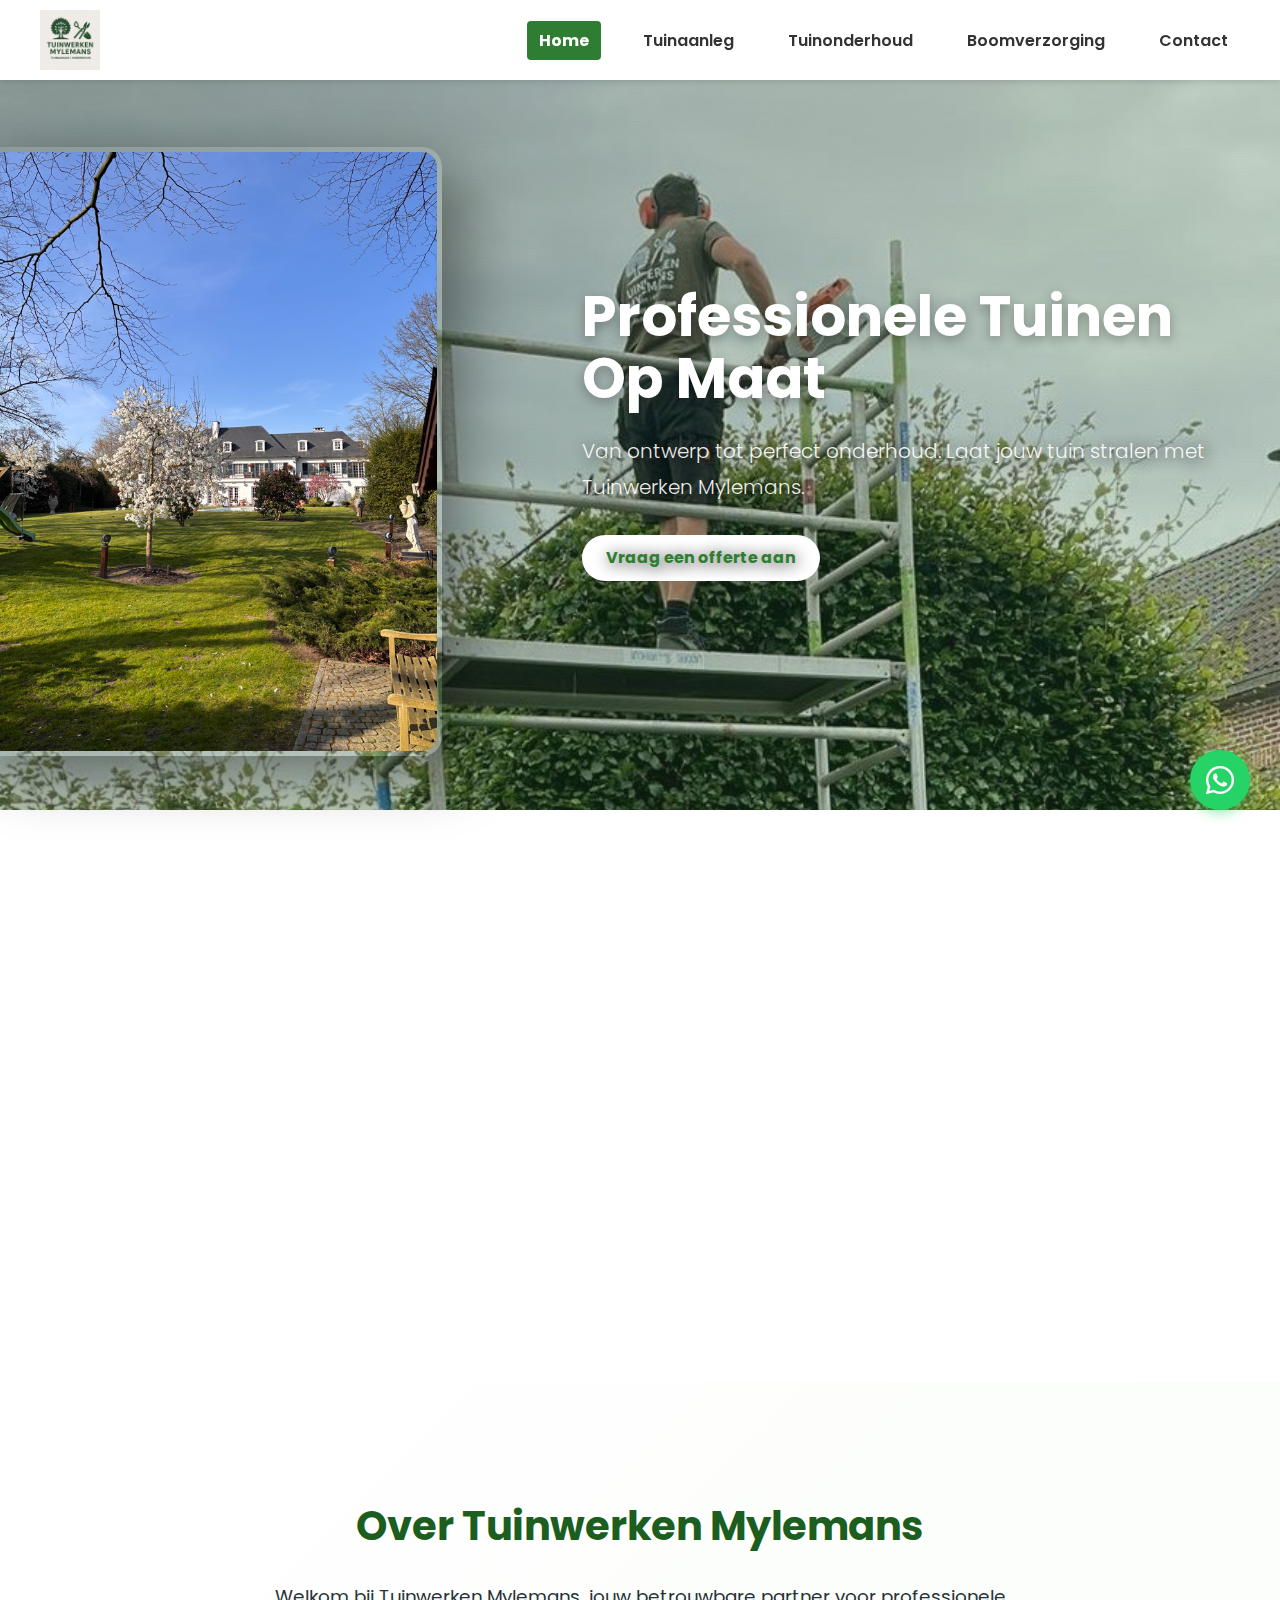
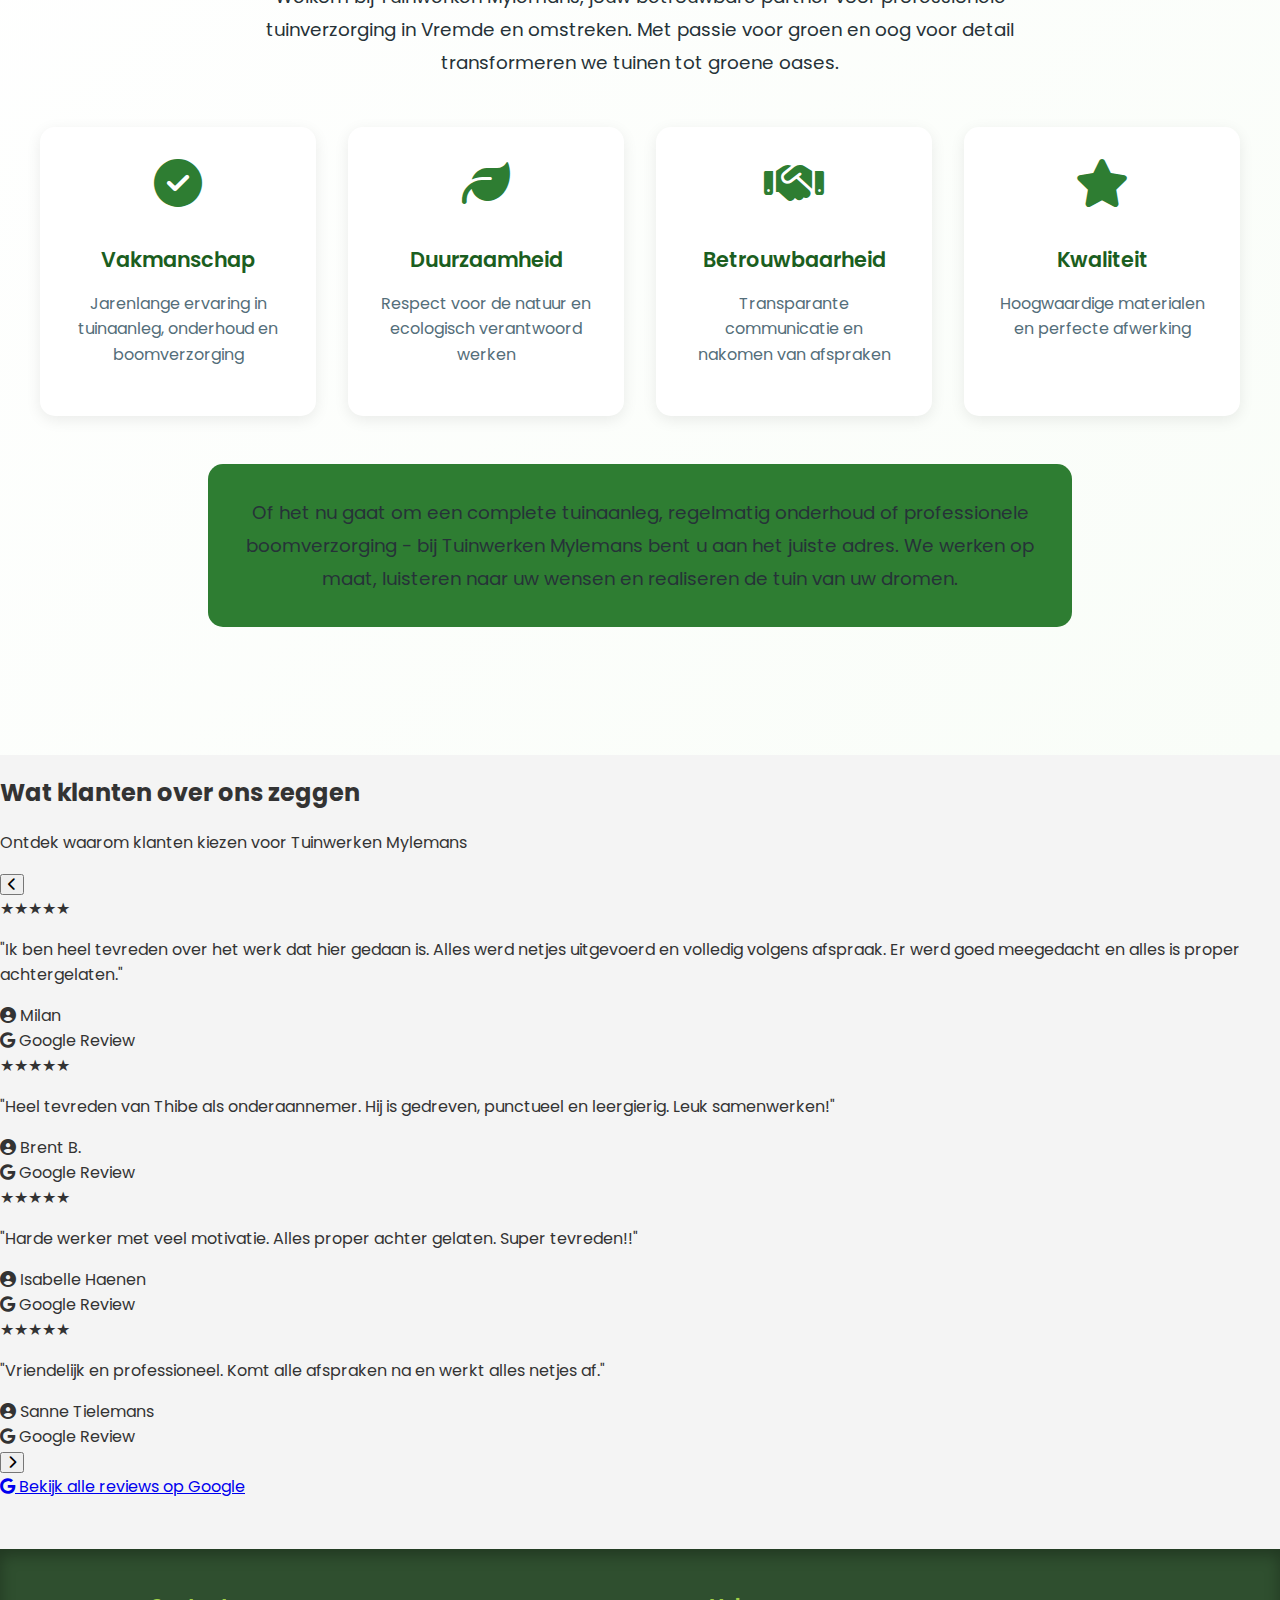
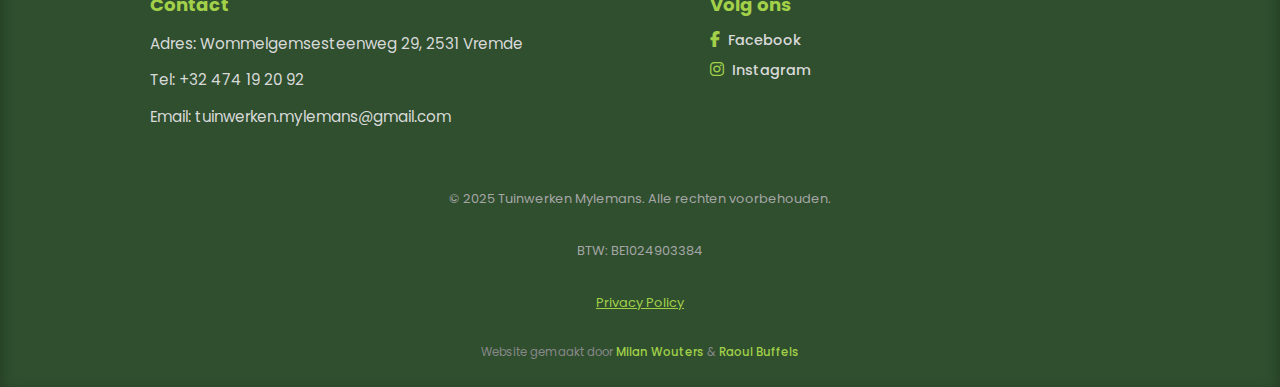
<file: index.html>
<!DOCTYPE html>
<html lang="nl">

<head>
    <meta charset="UTF-8" />
    <meta name="viewport" content="width=device-width, initial-scale=1.0" />

    <!-- SEO Meta Tags -->
    <title>Tuinwerken Mylemans | Tuinaanleg, Onderhoud & Boomverzorging Vremde</title>
    <meta name="description"
        content="Tuinwerken Mylemans uit Vremde biedt professionele tuinaanleg, tuinonderhoud en boomverzorging in de regio Antwerpen. Vraag een vrijblijvende offerte aan!">
    <meta name="keywords"
        content="tuinaanleg, tuinonderhoud, boomverzorging, boomwerken, snoeien, hovenier, Vremde, Boechout, Antwerpen, tuinwerken, gazon, haag scheren">
    <meta name="author" content="Tuinwerken Mylemans">
    <meta name="robots" content="index, follow">

    <!-- Google Site Verification -->
    <meta name="google-site-verification" content="ejG20nU1MnpsWAwPMANIuZfoScorD5uYU2liiviA9pQ">

    <!-- Canonical URL -->
    <link rel="canonical" href="https://tuinwerkenmylemans.be/">

    <!-- Open Graph / Facebook -->
    <meta property="og:type" content="website">
    <meta property="og:url" content="https://tuinwerkenmylemans.be/">
    <meta property="og:title" content="Tuinwerken Mylemans | Professionele Tuinverzorging">
    <meta property="og:description"
        content="Van tuinaanleg tot boomverzorging. Vakmanschap met passie voor groen in de regio Antwerpen.">
    <meta property="og:image" content="https://tuinwerkenmylemans.be/fotos/bannerhome.jpg">
    <meta property="og:locale" content="nl_BE">

    <!-- Twitter Card -->
    <meta name="twitter:card" content="summary_large_image">
    <meta name="twitter:title" content="Tuinwerken Mylemans | Professionele Tuinverzorging">
    <meta name="twitter:description" content="Van tuinaanleg tot boomverzorging. Vakmanschap met passie voor groen.">
    <meta name="twitter:image" content="https://tuinwerkenmylemans.be/fotos/bannerhome.jpg">

    <!-- Geo Tags -->
    <meta name="geo.region" content="BE-VAN">
    <meta name="geo.placename" content="Vremde">
    <meta name="geo.position" content="51.177850;4.523232">
    <meta name="ICBM" content="51.177850, 4.523232">

    <!-- Fonts & Styles -->
    <link href="https://fonts.googleapis.com/css2?family=Poppins:wght@300;500;700&display=swap" rel="stylesheet">
    <link rel="icon" href="fotos/favicon.ico" sizes="any">
    <link rel="apple-touch-icon" href="fotos/favicon.ico">
    <link rel="stylesheet" href="css/samen.css">
    <link rel="stylesheet" href="css/style.css" />
    <link rel="stylesheet" href="https://cdnjs.cloudflare.com/ajax/libs/font-awesome/6.5.0/css/all.min.css">

    <!-- Structured Data - Local Business -->
    <script type="application/ld+json">
    {
        "@context": "https://schema.org",
        "@type": "LocalBusiness",
        "name": "Tuinwerken Mylemans",
        "description": "Professionele tuinaanleg, tuinonderhoud en boomverzorging in de regio Antwerpen.",
        "url": "https://tuinwerkenmylemans.be",
        "telephone": "+32474192092",
        "email": "tuinwerken.mylemans@gmail.com",
        "address": {
            "@type": "PostalAddress",
            "streetAddress": "Wommelgemsesteenweg 29",
            "addressLocality": "Vremde",
            "postalCode": "2531",
            "addressCountry": "BE"
        },
        "geo": {
            "@type": "GeoCoordinates",
            "latitude": 51.177850,
            "longitude": 4.523232
        },
        "image": "https://tuinwerkenmylemans.be/fotos/logo.jpg",
        "priceRange": "$$",
        "areaServed": ["Vremde", "Boechout", "Mortsel", "Edegem", "Kontich", "Lint", "Hove", "Antwerpen"],
        "serviceType": ["Tuinaanleg", "Tuinonderhoud", "Boomverzorging", "Boomwerken", "Snoeien", "Gazonaanleg"],
        "sameAs": [
            "https://www.facebook.com/tuinwerkenmylemans",
            "https://www.instagram.com/tuinwerken_mylemans"
        ]
    }
    </script>

</head>

<body>

    <a href="#main-content" class="skip-to-content">Ga naar hoofdinhoud</a>

    <div class="nav-overlay"></div>
    <nav class="navbar">
        <a href="index.html" class="logo-link">
            <img src="fotos/logo.jpg" alt="Tuinwerken Mylemans logo" class="logo-img" />
        </a>
        <div class="hamburger">
            <span></span>
            <span></span>
            <span></span>
        </div>
        <ul class="nav-links">
            <li><a href="index.html" class="active">Home</a></li>
            <li><a href="tuinaanleg.html">Tuinaanleg</a></li>
            <li><a href="tuinonderhoud.html">Tuinonderhoud</a></li>
            <li><a href="boomwerken.html">Boomverzorging</a></li>
            <li><a href="contact.html">Contact</a></li>
        </ul>
    </nav>
    <script src="javascript/navbar.js"></script>

    <main id="main-content">
    <header class="hero">
        <div class="hero-content">
            <div class="hero-image">
                <img src="fotos/bannerhome.jpg" alt="Mooie tuin" />
            </div>
            <div class="hero-text">
                <h2>Professionele tuinen op maat</h2>
                <p>Van ontwerp tot perfect onderhoud. Laat jouw tuin stralen met Tuinwerken Mylemans.</p>
                <a href="contact.html" class="btn">Vraag een offerte aan</a>
            </div>
        </div>
    </header>

    <section class="features">
        <div class="feature-card fade-in">
            <img src="fotos/aanleg2.jpg" alt="Boomwerken" class="feature-img" loading="lazy" />

            <h3>Tuinaanleg</h3>
            <p>Van natuurlijk tot klassiek. Wij leggen tuinen aan volgens jouw wensen.</p>
            <a href="tuinaanleg.html" class="read-more">Lees meer →</a>
        </div>
        <div class="feature-card fade-in delay-1">
            <img src="fotos/onderhoud5.jpg" alt="Boomwerken" class="feature-img" loading="lazy" />

            <h3>Tuinonderhoud</h3>
            <p>Altijd een verzorgde tuin dankzij professioneel onderhoud op maat.</p>
            <a href="tuinonderhoud.html" class="read-more">Lees meer →</a>
        </div>
        <div class="feature-card fade-in delay-2">
            <img src="fotos/vellen.jpg" alt="Boomwerken" class="feature-img" loading="lazy" />
            <h3>Boomwerken</h3>
            <p>Veilige snoei en verwijdering van bomen met oog voor mens en natuur.</p>
            <a href="boomwerken.html" class="read-more">Lees meer →</a>
        </div>
    </section>

    <!-- About Us Section -->
    <section class="about-section">
        <div class="about-container">
            <div class="about-content">
                <h2>Over Tuinwerken Mylemans</h2>
                <p>Welkom bij Tuinwerken Mylemans, jouw betrouwbare partner voor professionele tuinverzorging in Vremde en omstreken. Met passie voor groen en oog voor detail transformeren we tuinen tot groene oases.</p>
                
                <div class="about-values">
                    <div class="value-item">
                        <i class="fas fa-check-circle"></i>
                        <h3>Vakmanschap</h3>
                        <p>Jarenlange ervaring in tuinaanleg, onderhoud en boomverzorging</p>
                    </div>
                    <div class="value-item">
                        <i class="fas fa-leaf"></i>
                        <h3>Duurzaamheid</h3>
                        <p>Respect voor de natuur en ecologisch verantwoord werken</p>
                    </div>
                    <div class="value-item">
                        <i class="fas fa-handshake"></i>
                        <h3>Betrouwbaarheid</h3>
                        <p>Transparante communicatie en nakomen van afspraken</p>
                    </div>
                    <div class="value-item">
                        <i class="fas fa-star"></i>
                        <h3>Kwaliteit</h3>
                        <p>Hoogwaardige materialen en perfecte afwerking</p>
                    </div>
                </div>
                
                <p class="about-cta">Of het nu gaat om een complete tuinaanleg, regelmatig onderhoud of professionele boomverzorging - bij Tuinwerken Mylemans bent u aan het juiste adres. We werken op maat, luisteren naar uw wensen en realiseren de tuin van uw dromen.</p>
            </div>
        </div>
    </section>

    <!-- Google Reviews Carousel Section -->
    <section class="google-reviews">
        <div class="section-header">
            <h2>Wat klanten over ons zeggen</h2>
            <p>Ontdek waarom klanten kiezen voor Tuinwerken Mylemans</p>
        </div>

        <div class="reviews-carousel">
            <button class="carousel-btn prev-btn" aria-label="Vorige review">
                <i class="fas fa-chevron-left"></i>
            </button>

            <div class="reviews-slider">
                <!-- Review 1 - Mxlan -->
                <div class="review-card active">
                    <div class="review-stars">★★★★★</div>
                    <p class="review-text">"Ik ben heel tevreden over het werk dat hier gedaan is. Alles werd netjes
                        uitgevoerd en volledig volgens afspraak. Er werd goed meegedacht en alles is proper
                        achtergelaten."</p>
                    <div class="review-author">
                        <i class="fas fa-user-circle"></i>
                        <span>Milan</span>
                    </div>
                    <div class="review-source">
                        <i class="fab fa-google"></i> Google Review
                    </div>
                </div>

                <!-- Review 2 - Brent B -->
                <div class="review-card">
                    <div class="review-stars">★★★★★</div>
                    <p class="review-text">"Heel tevreden van Thibe als onderaannemer. Hij is gedreven, punctueel en
                        leergierig. Leuk samenwerken!"</p>
                    <div class="review-author">
                        <i class="fas fa-user-circle"></i>
                        <span>Brent B.</span>
                    </div>
                    <div class="review-source">
                        <i class="fab fa-google"></i> Google Review
                    </div>
                </div>

                <!-- Review 3 - Isabelle Haenen -->
                <div class="review-card">
                    <div class="review-stars">★★★★★</div>
                    <p class="review-text">"Harde werker met veel motivatie. Alles proper achter gelaten. Super
                        tevreden!!"</p>
                    <div class="review-author">
                        <i class="fas fa-user-circle"></i>
                        <span>Isabelle Haenen</span>
                    </div>
                    <div class="review-source">
                        <i class="fab fa-google"></i> Google Review
                    </div>
                </div>

                <!-- Review 4 - Sanne Tielemans -->
                <div class="review-card">
                    <div class="review-stars">★★★★★</div>
                    <p class="review-text">"Vriendelijk en professioneel. Komt alle afspraken na en werkt alles netjes
                        af."</p>
                    <div class="review-author">
                        <i class="fas fa-user-circle"></i>
                        <span>Sanne Tielemans</span>
                    </div>
                    <div class="review-source">
                        <i class="fab fa-google"></i> Google Review
                    </div>
                </div>
            </div>

            <button class="carousel-btn next-btn" aria-label="Volgende review">
                <i class="fas fa-chevron-right"></i>
            </button>
        </div>

        <div class="carousel-dots"></div>

        <a href="https://www.google.com/search?q=Tuinwerken+Mylemans+Vremde" target="_blank" rel="noopener noreferrer"
            class="btn-google-reviews">
            <i class="fab fa-google"></i>
            Bekijk alle reviews op Google
        </a>
    </section>

    <script>
        // Reviews Carousel
        document.addEventListener('DOMContentLoaded', function () {
            const cards = document.querySelectorAll('.review-card');
            const prevBtn = document.querySelector('.prev-btn');
            const nextBtn = document.querySelector('.next-btn');
            const dotsContainer = document.querySelector('.carousel-dots');
            let currentIndex = 0;

            // Create dots
            cards.forEach((_, index) => {
                const dot = document.createElement('span');
                dot.classList.add('dot');
                if (index === 0) dot.classList.add('active');
                dot.addEventListener('click', () => goToSlide(index));
                dotsContainer.appendChild(dot);
            });

            const dots = document.querySelectorAll('.dot');

            function updateCarousel() {
                cards.forEach((card, index) => {
                    card.classList.remove('active', 'prev', 'next');
                    if (index === currentIndex) {
                        card.classList.add('active');
                    }
                });
                dots.forEach((dot, index) => {
                    dot.classList.toggle('active', index === currentIndex);
                });
            }

            function goToSlide(index) {
                currentIndex = index;
                updateCarousel();
            }

            function nextSlide() {
                currentIndex = (currentIndex + 1) % cards.length;
                updateCarousel();
            }

            function prevSlide() {
                currentIndex = (currentIndex - 1 + cards.length) % cards.length;
                updateCarousel();
            }

            nextBtn.addEventListener('click', nextSlide);
            prevBtn.addEventListener('click', prevSlide);

            // Auto-play
            setInterval(nextSlide, 5000);
        });
    </script>

    </main>

    <footer class="footer">
        <div class="footer-container">
            <div class="footer-contact">
                <h3>Contact</h3>
                <p>Adres: Wommelgemsesteenweg 29, 2531 Vremde</p>
                <p>Tel: <a href="tel:+32474192092">+32 474 19 20 92</a></p>
                <p>Email: <a href="mailto:tuinwerken.mylemans@gmail.com">tuinwerken.mylemans@gmail.com</a></p>
            </div>

            <div class="footer-social">
                <h3>Volg ons</h3>
                <ul class="social-list">
                    <li><a href="https://www.facebook.com/tuinwerkenmylemans" target="_blank" rel="noopener"><i
                                class="fab fa-facebook-f"></i> Facebook</a></li>
                    <li><a href="https://www.instagram.com/tuinwerken_mylemans?igsh=MTN3aXM4MW90YzNicg=="
                            target="_blank" rel="noopener"><i class="fab fa-instagram"></i> Instagram</a></li>
                </ul>
            </div>
        </div>

        <div class="footer-bottom">
            <p>&copy; 2025 Tuinwerken Mylemans. Alle rechten voorbehouden.</p>
            <p>BTW: BE1024903384</p>
            <p><a href="privacy.html" style="color: #a2d149; text-decoration: underline;">Privacy Policy</a></p>
            <p class="website-credits">Website gemaakt door <a href="https://milanwouters.be" target="_blank"
                    rel="noopener">Milan Wouters</a> & <a href="https://raoulbuffels.be" target="_blank"
                    rel="noopener">Raoul Buffels</a></p>
        </div>
    </footer>

    <!-- Cookie Consent Banner -->
    <div class="cookie-consent" id="cookieConsent">
        <div class="cookie-consent-content">
            <p>Wij gebruiken cookies om uw ervaring op onze website te verbeteren. Door verder te gaan, gaat u akkoord met ons gebruik van cookies. <a href="privacy.html">Lees meer</a></p>
        </div>
        <div class="cookie-consent-buttons">
            <button class="cookie-btn cookie-accept" onclick="acceptCookies()">Accepteren</button>
            <button class="cookie-btn cookie-decline" onclick="declineCookies()">Weigeren</button>
        </div>
    </div>

    <!-- WhatsApp Floating Button -->
    <a href="https://wa.me/32474192092?text=Hallo%2C%20ik%20heb%20een%20vraag%20over%20jullie%20tuinwerken%20diensten" 
       class="whatsapp-float" 
       target="_blank" 
       rel="noopener noreferrer"
       aria-label="Contact via WhatsApp">
        <i class="fab fa-whatsapp"></i>
    </a>

    <!-- Back to Top Button -->
    <button class="back-to-top" aria-label="Terug naar boven">
        <i class="fas fa-arrow-up"></i>
    </button>

    <script>
        // Back to Top Button
        const backToTopBtn = document.querySelector('.back-to-top');
        
        window.addEventListener('scroll', () => {
            if (window.pageYOffset > 300) {
                backToTopBtn.classList.add('visible');
            } else {
                backToTopBtn.classList.remove('visible');
            }
        });
        
        backToTopBtn.addEventListener('click', () => {
            window.scrollTo({
                top: 0,
                behavior: 'smooth'
            });
        });

        // Cookie Consent
        function acceptCookies() {
            localStorage.setItem('cookieConsent', 'accepted');
            document.getElementById('cookieConsent').classList.remove('show');
        }

        function declineCookies() {
            localStorage.setItem('cookieConsent', 'declined');
            document.getElementById('cookieConsent').classList.remove('show');
        }

        // Check if user has already made a choice
        window.addEventListener('DOMContentLoaded', () => {
            const consent = localStorage.getItem('cookieConsent');
            if (!consent) {
                setTimeout(() => {
                    document.getElementById('cookieConsent').classList.add('show');
                }, 1000);
            }
        });
    </script>

    <script src="javascript/common.js"></script>

</body>

</html>
</file>
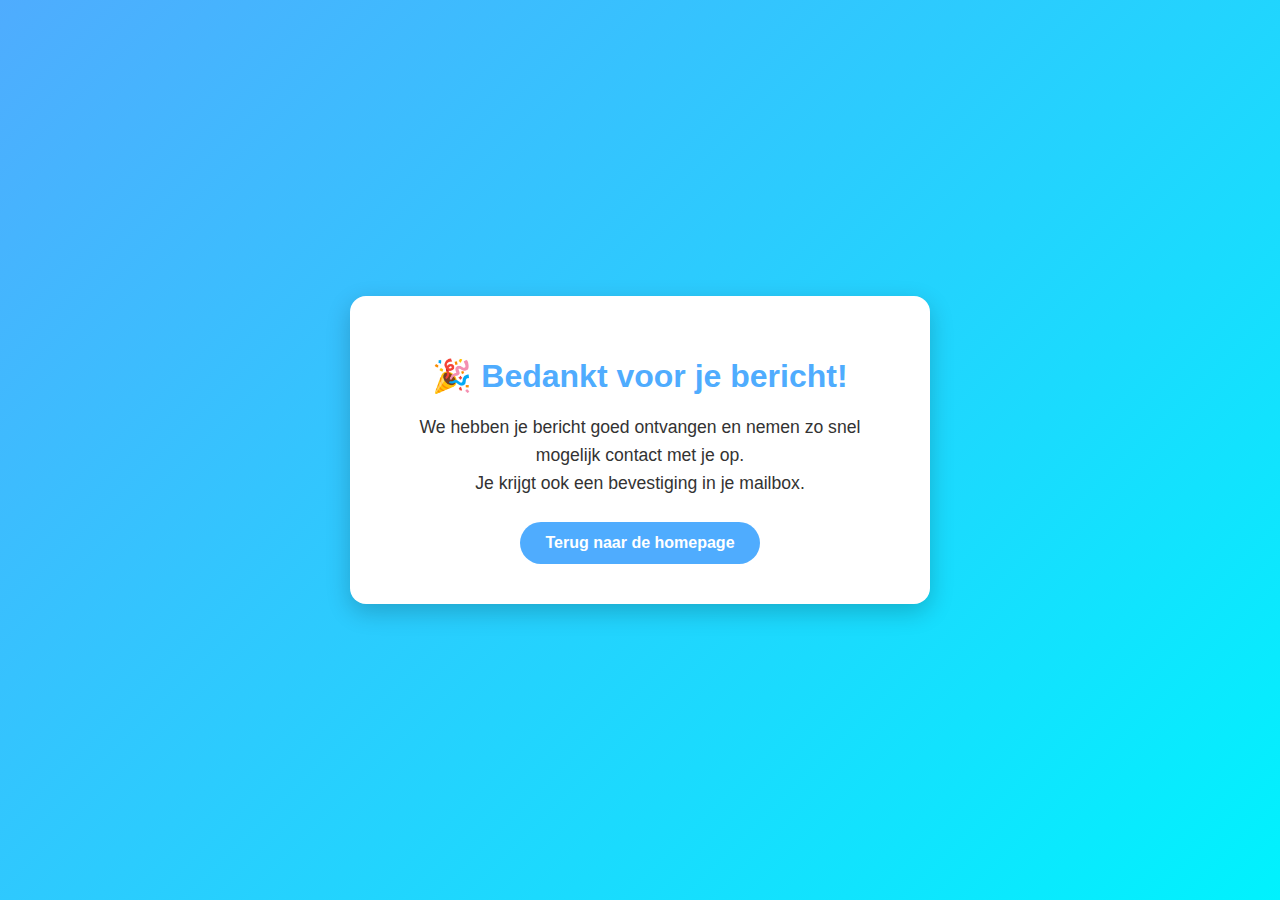
<file: bedankt.html>
<!DOCTYPE html>
<html lang="nl">

<head>
    <meta charset="UTF-8">
    <meta name="viewport" content="width=device-width, initial-scale=1.0">
    <title>Bedankt voor je bericht</title>
    <style>
        body {
            margin: 0;
            font-family: 'Segoe UI', Tahoma, Geneva, Verdana, sans-serif;
            background: linear-gradient(135deg, #4facfe, #00f2fe);
            color: #333;
            display: flex;
            align-items: center;
            justify-content: center;
            height: 100vh;
            text-align: center;
        }

        .container {
            background: #fff;
            padding: 40px;
            border-radius: 16px;
            box-shadow: 0 8px 25px rgba(0, 0, 0, 0.2);
            max-width: 500px;
            animation: fadeIn 1s ease-in-out;
        }

        h1 {
            color: #4facfe;
            font-size: 2em;
            margin-bottom: 15px;
        }

        p {
            margin-bottom: 25px;
            font-size: 1.1em;
            line-height: 1.6;
        }

        a.button {
            display: inline-block;
            padding: 12px 25px;
            background: #4facfe;
            color: #fff;
            text-decoration: none;
            border-radius: 30px;
            font-weight: bold;
            transition: background 0.3s ease;
        }

        a.button:hover {
            background: #3a8de0;
        }

        @keyframes fadeIn {
            from {
                opacity: 0;
                transform: translateY(20px);
            }

            to {
                opacity: 1;
                transform: translateY(0);
            }
        }
    </style>
</head>

<body>
    <div class="container">
        <h1>🎉 Bedankt voor je bericht!</h1>
        <p>We hebben je bericht goed ontvangen en nemen zo snel mogelijk contact met je op.<br>
            Je krijgt ook een bevestiging in je mailbox.</p>
        <a href="index.html" class="button">Terug naar de homepage</a>
    </div>
</body>

</html>
</file>
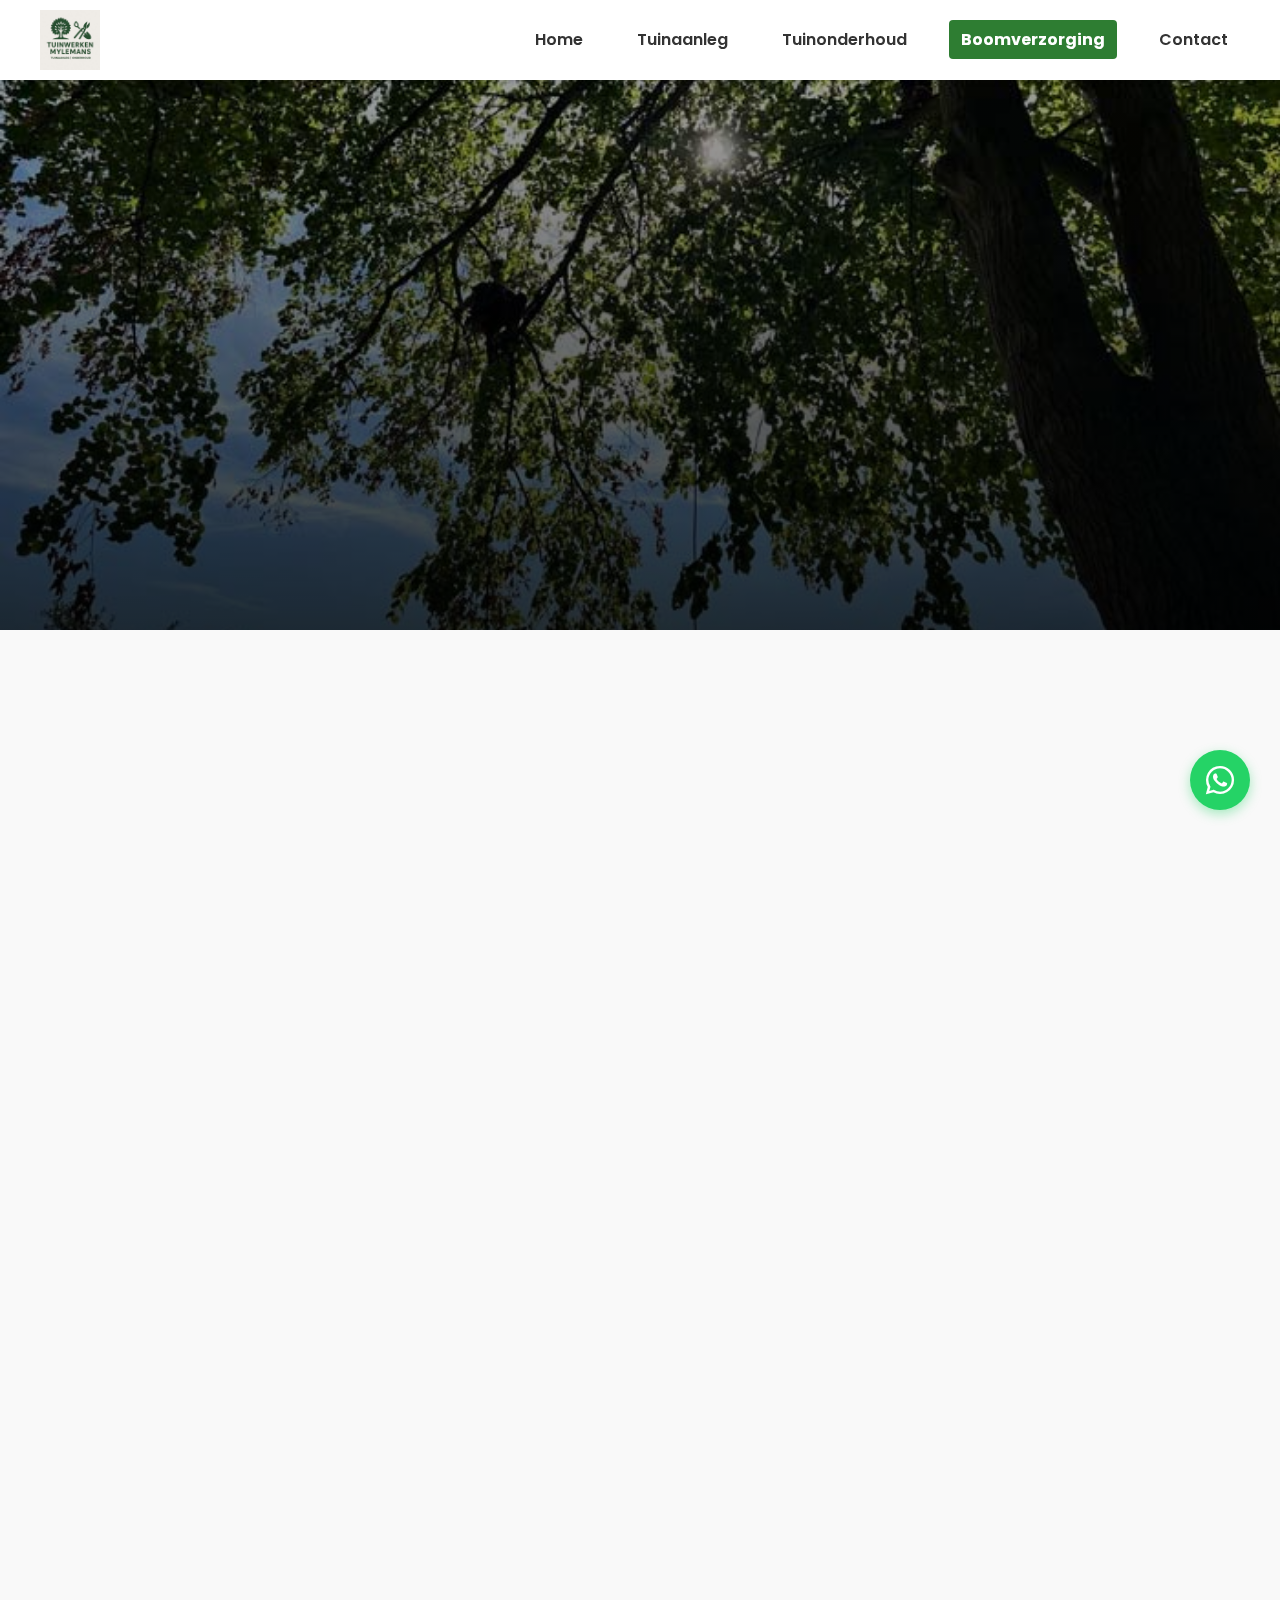
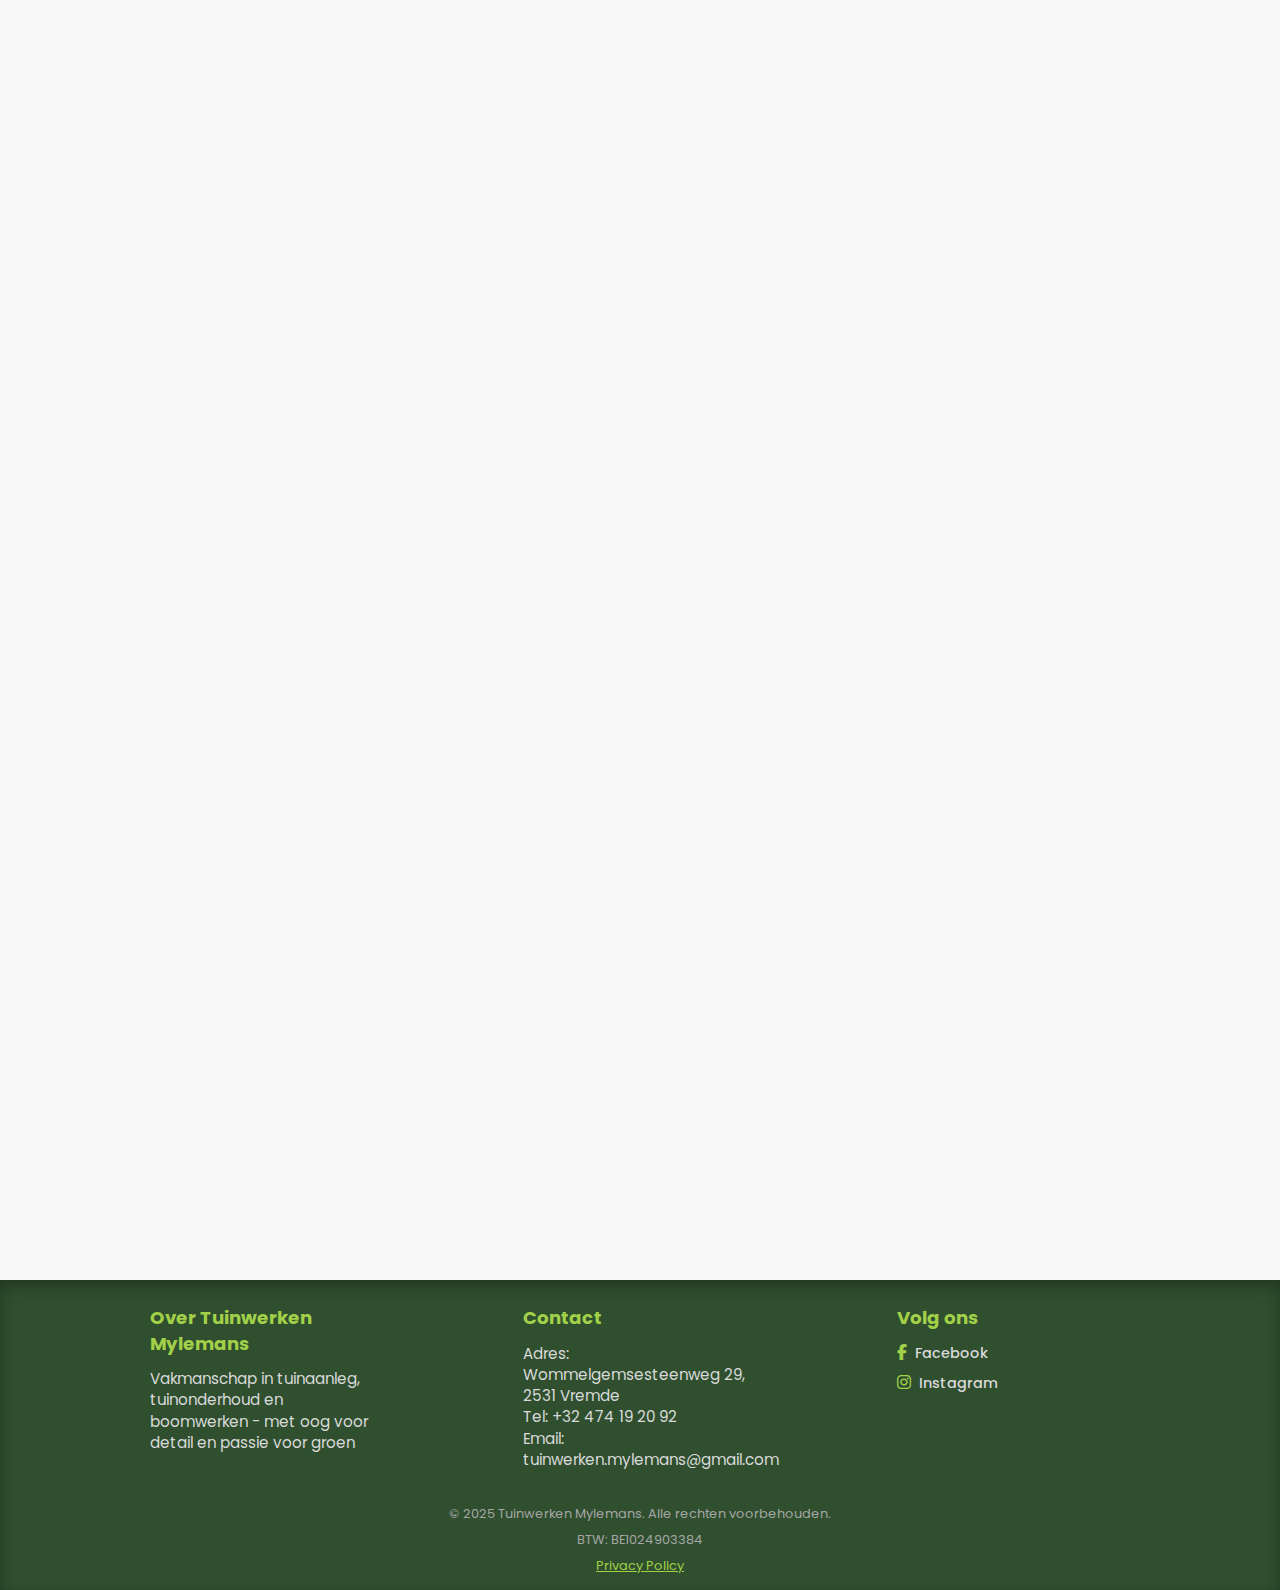
<file: boomwerken.html>
<!DOCTYPE html>
<html lang="nl">

<head>
    <meta charset="UTF-8" />
    <meta name="viewport" content="width=device-width, initial-scale=1.0" />

    <!-- SEO Meta Tags -->
    <title>Boomverzorging & Boomwerken Vremde | Tuinwerken Mylemans</title>
    <meta name="description"
        content="Professionele boomverzorging in Vremde en regio Antwerpen. Bomen snoeien, vellen, knotten, hakselen en stronkenfrezen. Veilig en vakkundig!">
    <meta name="keywords"
        content="boomverzorging, boomwerken, bomen snoeien, bomen vellen, knotten, stronkenfrezen, hakselen, Vremde, Boechout, Antwerpen">
    <meta name="robots" content="index, follow">

    <!-- Google Site Verification -->
    <meta name="google-site-verification" content="ejG20nU1MnpsWAwPMANIuZfoScorD5uYU2liiviA9pQ">

    <!-- Canonical URL -->
    <link rel="canonical" href="https://tuinwerkenmylemans.be/boomwerken.html">

    <!-- Open Graph -->
    <meta property="og:type" content="website">
    <meta property="og:url" content="https://tuinwerkenmylemans.be/boomwerken.html">
    <meta property="og:title" content="Boomverzorging | Tuinwerken Mylemans">
    <meta property="og:description" content="Veilig vellen, snoeien en knotten van bomen met professioneel materiaal.">
    <meta property="og:image" content="https://tuinwerkenmylemans.be/fotos/snoeien.jpg">

    <!-- Fonts & Styles -->
    <link rel="icon" href="fotos/favicon.ico" sizes="any">
    <link rel="apple-touch-icon" href="fotos/favicon.ico">
    <link rel="stylesheet" href="css/samen.css">
    <link rel="stylesheet" href="css/boomwerk.css" />
    <link href="https://fonts.googleapis.com/css2?family=Poppins:wght@300;500;700&display=swap" rel="stylesheet">
    <link rel="stylesheet" href="https://cdnjs.cloudflare.com/ajax/libs/font-awesome/6.5.0/css/all.min.css">
</head>

<body>

    <a href="#main-content" class="skip-to-content">Ga naar hoofdinhoud</a>

    <div class="nav-overlay"></div>
    <nav class="navbar">
        <a href="index.html" class="logo-link">
            <img src="fotos/logo.jpg" alt="Tuinwerken Mylemans logo" class="logo-img" />
        </a>
        <div class="hamburger">
            <span></span>
            <span></span>
            <span></span>
        </div>
        <ul class="nav-links">
            <li><a href="index.html">Home</a></li>
            <li><a href="tuinaanleg.html">Tuinaanleg</a></li>
            <li><a href="tuinonderhoud.html">Tuinonderhoud</a></li>
            <li><a href="boomwerken.html" class="active">Boomverzorging</a></li>
            <li><a href="contact.html">Contact</a></li>
        </ul>
    </nav>
    <script src="javascript/navbar.js"></script>

    <main id="main-content">
    <div class="hero boomwerken-hero">
        <h1>Boomwerken van A tot Z</h1>
        <p>Wij verzorgen het vellen, snoeien en knotten van bomen met zorg en precisie.</p>
    </div>

    <main class="content">

        <section class="boomwerken-section animate-fade">
            <div class="text-img-container">
                <img src="fotos/snoeien.jpg" alt="Bomen snoeien" loading="lazy" />
                <div>
                    <h2>Snoeien met vakkennis</h2>
                    <p>Elke boom vraagt om een unieke aanpak. Met kennis en precisie snoeien we op het juiste moment
                        zodat jouw bomen gezond en sterk blijven.</p>
                </div>
            </div>
        </section>

        <section class="boomwerken-section animate-fade delay-1">
            <div class="text-img-container reverse">
                <div>
                    <h2>Veilig vellen van bomen</h2>
                    <p>Staat er een gevaarlijke boom te dicht bij je woning? Wij zorgen voor een veilige en efficiënte
                        velling met professioneel materiaal en oog voor jouw omgeving.</p>
                </div>
                <img src="fotos/vellen.jpg" alt="Boom vellen" loading="lazy" />
            </div>
        </section>

        <section class="boomwerken-section animate-fade delay-2">
            <div class="text-img-container">
                <img src="fotos/boomaanlegknot.jpg" alt="Bomen knotten" loading="lazy" />
                <div>
                    <h2>Knotten van bomen</h2>
                    <p>Knotten is essentieel voor de gezondheid en levensduur van bomen. Wij voeren dit zorgvuldig en
                        professioneel uit met respect voor boom en tuin.</p>
                </div>
            </div>
        </section>

        <section class="boomwerken-section animate-fade delay-3">
            <div class="text-img-container reverse">
                <div>
                    <h2>Hakselen van takken en groenafval</h2>
                    <p>Na snoei- of velwerken blijft er vaak veel tak- en groenafval over. Met onze krachtige hakselaar
                        verwerken we dit snel en efficiënt. Het haksel kan desgewenst worden hergebruikt als mulchlaag.
                    </p>
                </div>
                <img src="fotos/boomaanleg3.jpg" alt="Hakselen van takken en groenafval" loading="lazy" />
            </div>
        </section>
        <section class="boomwerken-section animate-fade delay-4">
            <div class="text-img-container">
                <img src="fotos/stronkenfrezen.jpg" alt="Stronkenfrezen" loading="lazy" />
                <div>
                    <h2>Stronkenfrezen</h2>
                    <p>Na het vellen van een boom blijft vaak een hinderlijke stronk achter.
                        Met onze professionele stronkenfrees verwijderen we deze volledig, zodat je tuin weer egaal en
                        gebruiksklaar is.
                        Dit voorkomt hinder bij heraanplant of aanleg van gazon en verhoogt de uitstraling van je tuin.
                    </p>
                </div>
            </div>
        </section>

    </main>

    <footer class="footer">
        <div class="footer-container">
            <div class="footer-about">
                <h3>Over Tuinwerken Mylemans</h3>
                <p>Vakmanschap in tuinaanleg, tuinonderhoud en boomwerken - met oog voor detail en passie voor groen</p>
            </div>

            <div class="footer-contact">
                <h3>Contact</h3>
                <p>Adres: Wommelgemsesteenweg 29, 2531 Vremde</p>
                <p>Tel: <a href="tel:+32474192092">+32 474 19 20 92</a></p>
                <p>Email: <a href="mailto:tuinwerken.mylemans@gmail.com">tuinwerken.mylemans@gmail.com</a></p>
            </div>

            <div class="footer-social">
                <h3>Volg ons</h3>
                <ul class="social-list">
                    <li><a href="https://www.facebook.com/tuinwerkenmylemans" target="_blank" rel="noopener"><i
                                class="fab fa-facebook-f"></i> Facebook</a></li>
                    <li><a href="https://www.instagram.com/tuinwerken_mylemans?igsh=MTN3aXM4MW90YzNicg=="
                            target="_blank" rel="noopener"><i class="fab fa-instagram"></i> Instagram</a></li>
                </ul>
            </div>
        </div>

        <div class="footer-bottom">
            <p>&copy; 2025 Tuinwerken Mylemans. Alle rechten voorbehouden.</p>
            <p>BTW: BE1024903384</p>
            <p><a href="privacy.html" style="color: #a2d149; text-decoration: underline;">Privacy Policy</a></p>
        </div>
    </footer>

    <!-- Cookie Consent Banner -->
    <div class="cookie-consent" id="cookieConsent">
        <div class="cookie-consent-content">
            <p>Wij gebruiken cookies om uw ervaring op onze website te verbeteren. Door verder te gaan, gaat u akkoord met ons gebruik van cookies. <a href="privacy.html">Lees meer</a></p>
        </div>
        <div class="cookie-consent-buttons">
            <button class="cookie-btn cookie-accept" onclick="acceptCookies()">Accepteren</button>
            <button class="cookie-btn cookie-decline" onclick="declineCookies()">Weigeren</button>
        </div>
    </div>

    <!-- WhatsApp Floating Button -->
    <a href="https://wa.me/32474192092?text=Hallo%2C%20ik%20heb%20een%20vraag%20over%20boomverzorging"
        class="whatsapp-float" target="_blank" rel="noopener noreferrer" aria-label="Contact via WhatsApp">
        <i class="fab fa-whatsapp"></i>
    </a>

    <!-- Back to Top Button -->
    <button class="back-to-top" aria-label="Terug naar boven">
        <i class="fas fa-arrow-up"></i>
    </button>

    <script src="javascript/common.js"></script>

</body>

</html>
</file>
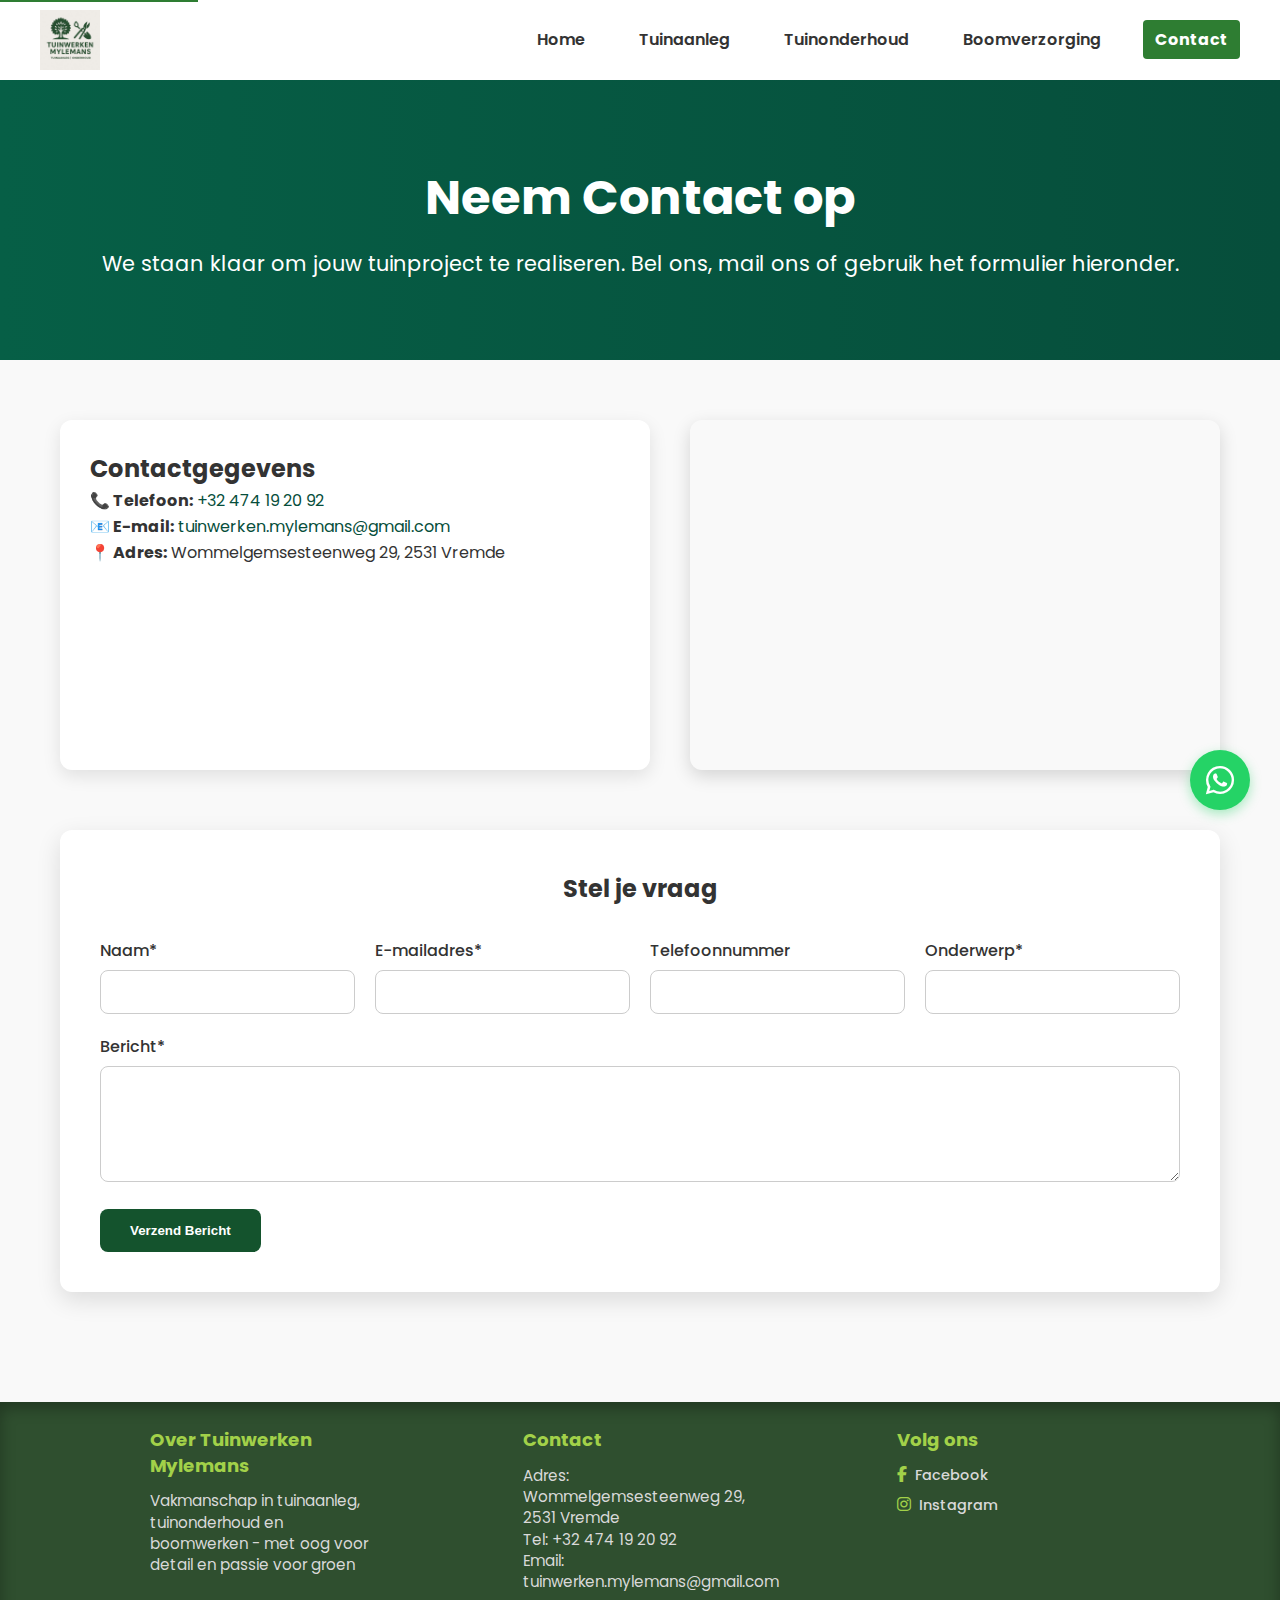
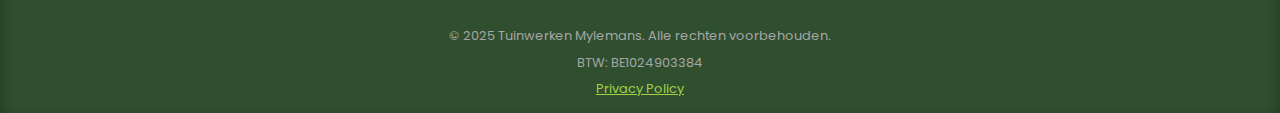
<file: contact.html>
<!DOCTYPE html>
<html lang="nl">

<head>
    <meta charset="UTF-8" />
    <meta name="viewport" content="width=device-width, initial-scale=1.0" />

    <!-- SEO Meta Tags -->
    <title>Contact | Tuinwerken Mylemans - Vraag een Offerte</title>
    <meta name="description"
        content="Neem contact op met Tuinwerken Mylemans voor een vrijblijvende offerte. Tuinaanleg, onderhoud en boomwerken in Vremde en regio Antwerpen.">
    <meta name="keywords"
        content="contact tuinwerken, offerte tuin, hovenier contacteren, Vremde, Boechout, Antwerpen, tuinwerken mylemans">
    <meta name="robots" content="index, follow">

    <!-- Google Site Verification -->
    <meta name="google-site-verification" content="ejG20nU1MnpsWAwPMANIuZfoScorD5uYU2liiviA9pQ">

    <!-- Canonical URL -->
    <link rel="canonical" href="https://tuinwerkenmylemans.be/contact.html">

    <!-- Open Graph -->
    <meta property="og:type" content="website">
    <meta property="og:url" content="https://tuinwerkenmylemans.be/contact.html">
    <meta property="og:title" content="Contact | Tuinwerken Mylemans">
    <meta property="og:description" content="Vraag een vrijblijvende offerte aan voor uw tuinproject.">
    <meta property="og:image" content="https://tuinwerkenmylemans.be/fotos/logo.jpg">

    <!-- Fonts & Styles -->
    <link rel="icon" href="fotos/favicon.ico" sizes="any">
    <link rel="apple-touch-icon" href="fotos/favicon.ico">
    <link rel="stylesheet" href="css/samen.css">
    <link rel="stylesheet" href="css/contact.css" />
    <link href="https://fonts.googleapis.com/css2?family=Poppins:wght@300;500;700&display=swap" rel="stylesheet">
    <link rel="stylesheet" href="https://cdnjs.cloudflare.com/ajax/libs/font-awesome/6.5.0/css/all.min.css">

</head>

<body>

    <a href="#main-content" class="skip-to-content">Ga naar hoofdinhoud</a>

    <div class="nav-overlay"></div>
    <nav class="navbar">
        <a href="index.html" class="logo-link">
            <img src="fotos/logo.jpg" alt="Tuinwerken Mylemans logo" class="logo-img" />
        </a>
        <div class="hamburger">
            <span></span>
            <span></span>
            <span></span>
        </div>
        <ul class="nav-links">
            <li><a href="index.html">Home</a></li>
            <li><a href="tuinaanleg.html">Tuinaanleg</a></li>
            <li><a href="tuinonderhoud.html">Tuinonderhoud</a></li>
            <li><a href="boomwerken.html">Boomverzorging</a></li>
            <li><a href="contact.html" class="active">Contact</a></li>
        </ul>
    </nav>
    <script src="javascript/navbar.js"></script>

    <main id="main-content">
    <div class="hero-section">
        <h1>Neem Contact op</h1>
        <p>We staan klaar om jouw tuinproject te realiseren. Bel ons, mail ons of gebruik het formulier hieronder.</p>
    </div>



    <div class="contact-wrapper">

        <section class="contact-info">
            <div class="info-box">
                <h2>Contactgegevens</h2>
                <p><strong>📞 Telefoon:</strong> <a href="tel:+32474192092">+32 474 19 20 92</a></p>
                <p><strong>📧 E-mail:</strong> <a
                        href="mailto:tuinwerken.mylemans@gmail.com">tuinwerken.mylemans@gmail.com</a></p>
                <p><strong>📍 Adres:</strong> Wommelgemsesteenweg 29, 2531 Vremde</p>
                <!--      <p><strong>🕒 Openingsuren:</strong><br>-->
                <!--        Ma - Vr: 08:00 - 18:00<br>-->
                <!--        Za: 09:00 - 13:00</p>-->
            </div>
            <div class="map-box">
                <iframe
                    src="https://www.google.com/maps/embed?pb=!1m18!1m12!1m3!1d2501.2372319818114!2d4.523232376863416!3d51.17785033472421!2m3!1f0!2f0!3f0!3m2!1i1024!2i768!4f13.1!3m3!1m2!1s0x47c3f962dd3d283b%3A0x9094ec6b907e6ca5!2sWommelgemsesteenweg%2029%2C%202531%20Boechout!5e0!3m2!1snl!2sbe!4v1756209848472!5m2!1snl!2sbe"
                    width="600" height="450" style="border:0;" allowfullscreen="" loading="lazy"
                    referrerpolicy="no-referrer-when-downgrade"></iframe>

            </div>
        </section>

        <section class="contact-form">
            <h2>Stel je vraag</h2>
            <form id="contact-form" action="https://formspree.io/f/mzzabvka" method="POST">
                <div class="form-grid">
                    <div>
                        <label for="name">Naam*</label>
                        <input type="text" id="name" name="name" required>
                        <span class="form-error" id="name-error">Gelieve uw naam in te vullen</span>
                    </div>
                    <div>
                        <label for="email">E-mailadres*</label>
                        <input type="email" id="email" name="email" required>
                        <span class="form-error" id="email-error">Gelieve een geldig e-mailadres in te vullen</span>
                    </div>
                    <div>
                        <label for="phone">Telefoonnummer</label>
                        <input type="tel" id="phone" name="phone">
                        <span class="form-error" id="phone-error">Gelieve een geldig telefoonnummer in te vullen</span>
                    </div>
                    <div>
                        <label for="subject">Onderwerp*</label>
                        <input type="text" id="subject" name="subject" required>
                        <span class="form-error" id="subject-error">Gelieve een onderwerp in te vullen</span>
                    </div>
                    <div class="full-width">
                        <label for="message">Bericht*</label>
                        <textarea id="message" name="message" rows="6" required></textarea>
                        <span class="form-error" id="message-error">Gelieve uw bericht in te vullen</span>
                    </div>
                </div>
                <button type="submit" class="submit-btn">Verzend Bericht</button>
            </form>

            <!-- Melding hier -->
            <div id="form-status"></div>
        </section>

        <script>
            const form = document.getElementById("contact-form");
            const status = document.getElementById("form-status");
            const submitBtn = form.querySelector('.submit-btn');

            // Client-side validation
            function validateForm() {
                let isValid = true;
                
                const name = document.getElementById('name');
                const email = document.getElementById('email');
                const subject = document.getElementById('subject');
                const message = document.getElementById('message');

                // Reset errors
                document.querySelectorAll('.form-error').forEach(error => {
                    error.classList.remove('show');
                });
                document.querySelectorAll('input, textarea').forEach(input => {
                    input.classList.remove('error', 'success');
                });

                // Validate name
                if (!name.value.trim()) {
                    document.getElementById('name-error').classList.add('show');
                    name.classList.add('error');
                    isValid = false;
                } else {
                    name.classList.add('success');
                }

                // Validate email
                const emailRegex = /^[^\s@]+@[^\s@]+\.[^\s@]+$/;
                if (!email.value.trim() || !emailRegex.test(email.value)) {
                    document.getElementById('email-error').classList.add('show');
                    email.classList.add('error');
                    isValid = false;
                } else {
                    email.classList.add('success');
                }

                // Validate subject
                if (!subject.value.trim()) {
                    document.getElementById('subject-error').classList.add('show');
                    subject.classList.add('error');
                    isValid = false;
                } else {
                    subject.classList.add('success');
                }

                // Validate message
                if (!message.value.trim()) {
                    document.getElementById('message-error').classList.add('show');
                    message.classList.add('error');
                    isValid = false;
                } else {
                    message.classList.add('success');
                }

                return isValid;
            }

            form.addEventListener("submit", async (e) => {
                e.preventDefault();

                // Validate form
                if (!validateForm()) {
                    status.className = 'error';
                    status.innerHTML = "❌ Gelieve alle verplichte velden correct in te vullen.";
                    return;
                }

                // Show loading state
                submitBtn.classList.add('loading');
                submitBtn.disabled = true;
                submitBtn.textContent = 'Verzenden...';
                status.className = '';
                status.innerHTML = '';

                const data = new FormData(form);

                try {
                    const response = await fetch(form.action, {
                        method: "POST",
                        body: data,
                        headers: {
                            'Accept': 'application/json'
                        }
                    });

                    if (response.ok) {
                        status.className = 'success';
                        status.innerHTML = "✅ Bedankt! Uw bericht is succesvol verzonden. We nemen zo snel mogelijk contact met u op.";
                        form.reset();
                        // Reset validation styling
                        document.querySelectorAll('input, textarea').forEach(input => {
                            input.classList.remove('error', 'success');
                        });
                    } else {
                        status.className = 'error';
                        status.innerHTML = "❌ Er is iets misgegaan. Probeer het later opnieuw of neem telefonisch contact op.";
                    }
                } catch (error) {
                    status.className = 'error';
                    status.innerHTML = "❌ Er is een fout opgetreden bij het verzenden. Controleer uw internetverbinding.";
                } finally {
                    // Remove loading state
                    submitBtn.classList.remove('loading');
                    submitBtn.disabled = false;
                    submitBtn.textContent = 'Verzend Bericht';
                }
            });
        </script>


    </div>
    </main>

    <footer class="footer">
        <div class="footer-container">
            <div class="footer-about">
                <h3>Over Tuinwerken Mylemans</h3>
                <p>Vakmanschap in tuinaanleg, tuinonderhoud en boomwerken - met oog voor detail en passie voor groen</p>
            </div>

            <div class="footer-contact">
                <h3>Contact</h3>
                <p>Adres: Wommelgemsesteenweg 29, 2531 Vremde</p>
                <p>Tel: <a href="tel:+32474192092">+32 474 19 20 92</a></p>
                <p>Email: <a href="mailto:tuinwerken.mylemans@gmail.com">tuinwerken.mylemans@gmail.com</a></p>
            </div>

            <div class="footer-social">
                <h3>Volg ons</h3>
                <ul class="social-list">
                    <li><a href="https://www.facebook.com/tuinwerkenmylemans" target="_blank" rel="noopener"><i
                                class="fab fa-facebook-f"></i> Facebook</a></li>
                    <li><a href="https://www.instagram.com/tuinwerken_mylemans?igsh=MTN3aXM4MW90YzNicg=="
                            target="_blank" rel="noopener"><i class="fab fa-instagram"></i> Instagram</a></li>
                    <!--                <li><a href="https://www.linkedin.com/company/tuinwerkenmylemans" target="_blank" rel="noopener"><i class="fab fa-linkedin-in"></i> LinkedIn</a></li>-->
                    <!--                <li><a href="https://twitter.com/tuinwerkenmylemans" target="_blank" rel="noopener"><i class="fab fa-twitter"></i> Twitter</a></li>-->
                </ul>
            </div>
        </div>

        <div class="footer-bottom">
            <p>&copy; 2025 Tuinwerken Mylemans. Alle rechten voorbehouden.</p>
            <p>BTW: BE1024903384</p>
            <p><a href="privacy.html" style="color: #a2d149; text-decoration: underline;">Privacy Policy</a></p>
        </div>
    </footer>

    <!-- Cookie Consent Banner -->
    <div class="cookie-consent" id="cookieConsent">
        <div class="cookie-consent-content">
            <p>Wij gebruiken cookies om uw ervaring op onze website te verbeteren. Door verder te gaan, gaat u akkoord met ons gebruik van cookies. <a href="privacy.html">Lees meer</a></p>
        </div>
        <div class="cookie-consent-buttons">
            <button class="cookie-btn cookie-accept" onclick="acceptCookies()">Accepteren</button>
            <button class="cookie-btn cookie-decline" onclick="declineCookies()">Weigeren</button>
        </div>
    </div>

    <!-- WhatsApp Floating Button -->
    <a href="https://wa.me/32474192092?text=Hallo%2C%20ik%20heb%20een%20vraag%20over%20jullie%20tuinwerken%20diensten"
        class="whatsapp-float" target="_blank" rel="noopener noreferrer" aria-label="Contact via WhatsApp">
        <i class="fab fa-whatsapp"></i>
    </a>

    <!-- Back to Top Button -->
    <button class="back-to-top" aria-label="Terug naar boven">
        <i class="fas fa-arrow-up"></i>
    </button>

    <script src="javascript/common.js"></script>


</body>

</html>
</file>
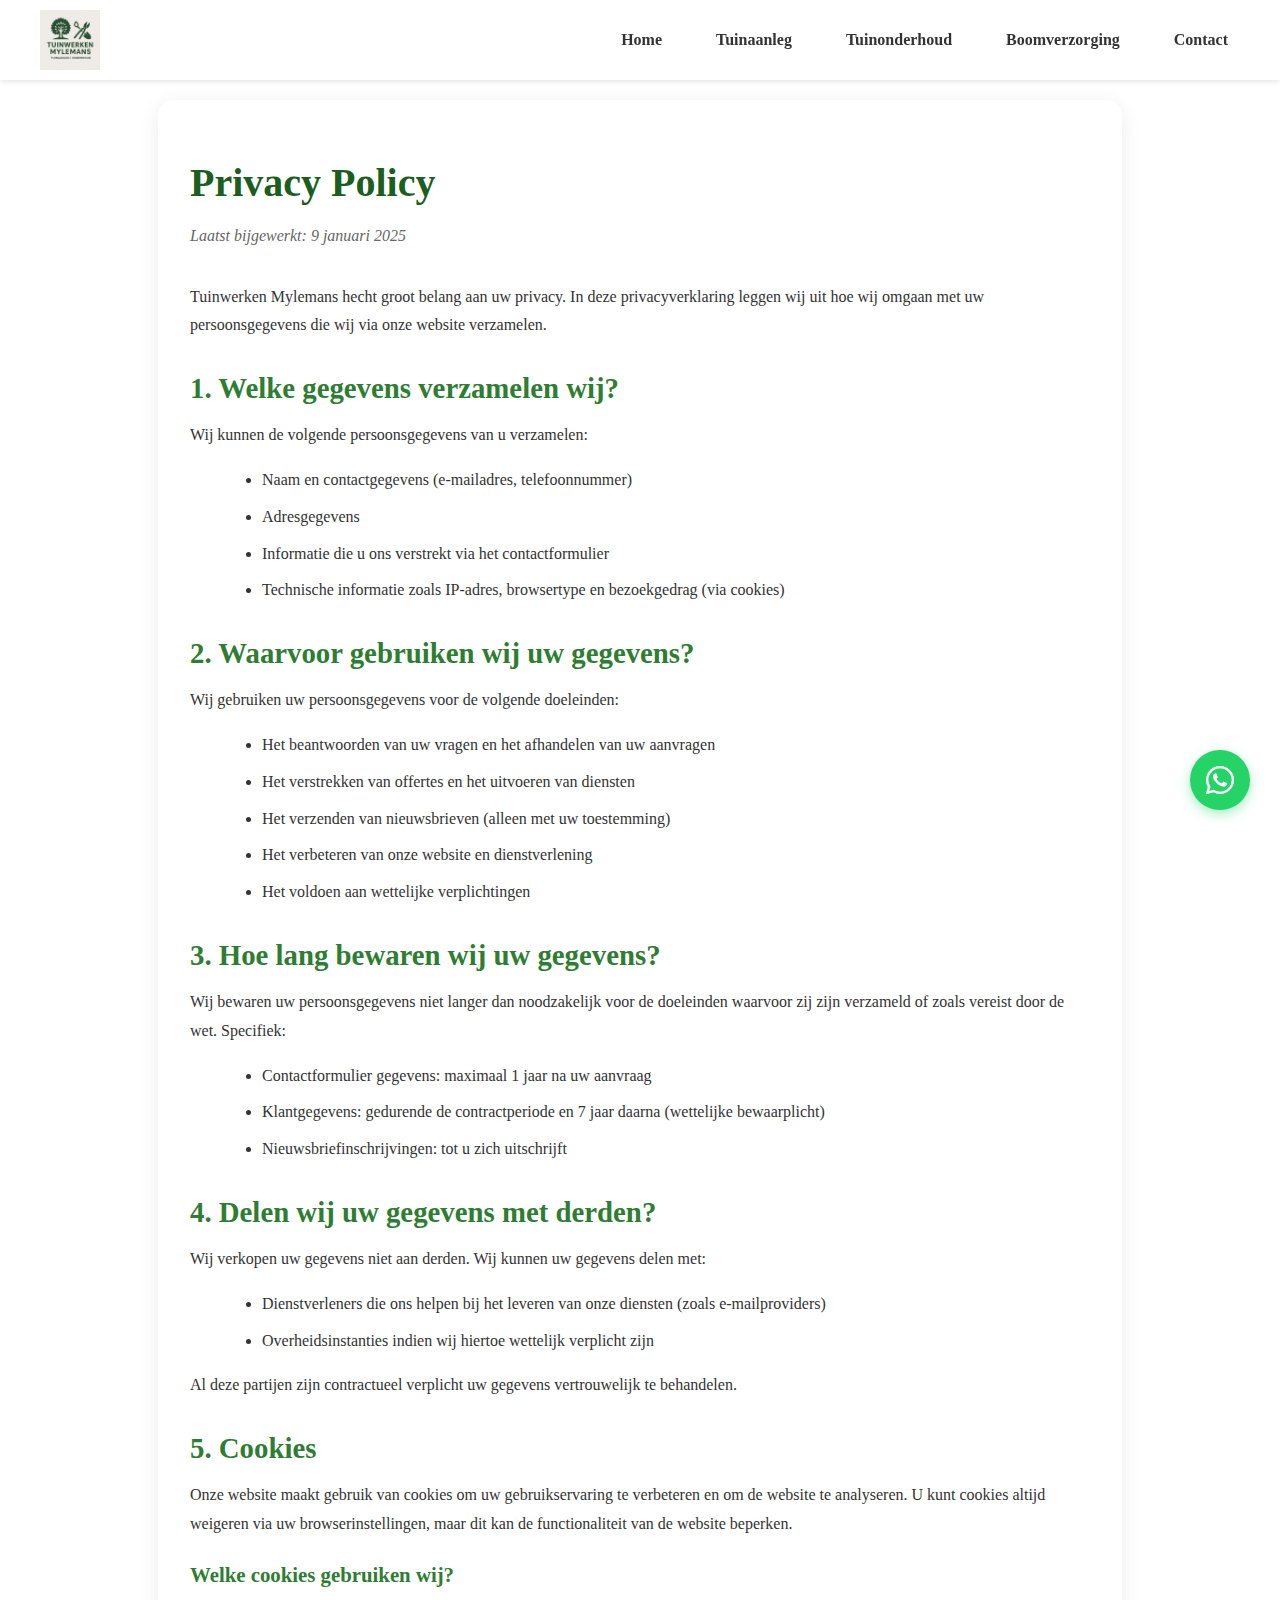
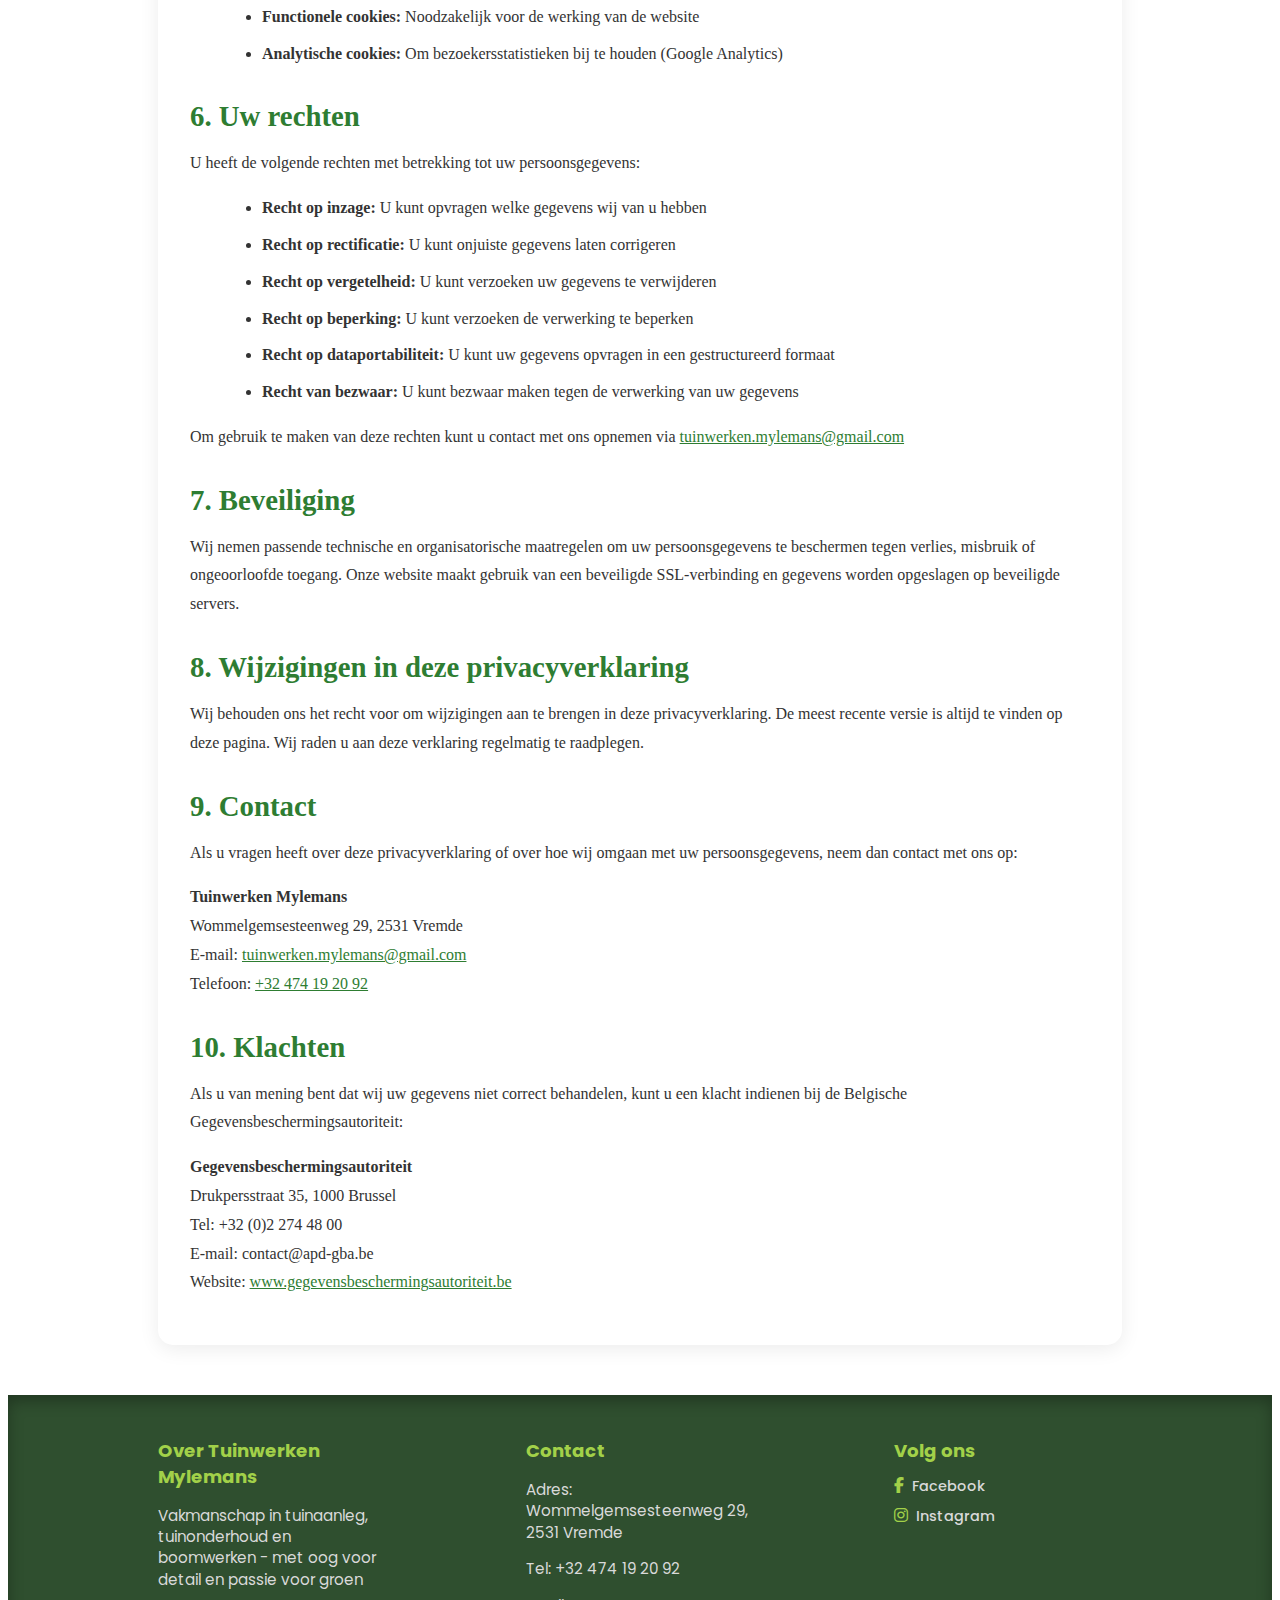
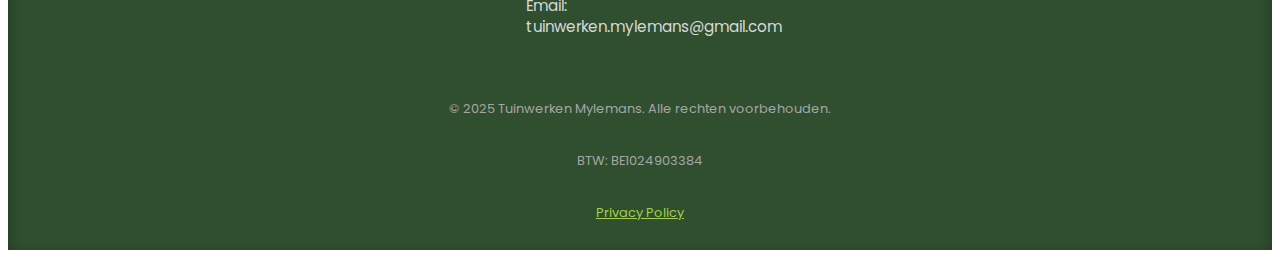
<file: privacy.html>
<!DOCTYPE html>
<html lang="nl">

<head>
    <meta charset="UTF-8" />
    <meta name="viewport" content="width=device-width, initial-scale=1.0" />

    <!-- SEO Meta Tags -->
    <title>Privacy Policy | Tuinwerken Mylemans</title>
    <meta name="description" content="Privacy policy van Tuinwerken Mylemans. Lees hoe wij omgaan met uw persoonlijke gegevens.">
    <meta name="robots" content="index, follow">

    <!-- Canonical URL -->
    <link rel="canonical" href="https://tuinwerkenmylemans.be/privacy.html">

    <!-- Fonts & Styles -->
    <link rel="icon" href="fotos/favicon.ico" sizes="any">
    <link rel="apple-touch-icon" href="fotos/favicon.ico">
    <link rel="stylesheet" href="css/samen.css">
    <link href="https://fonts.googleapis.com/css2?family=Poppins:wght@300;500;700&display=swap" rel="stylesheet">
    <link rel="stylesheet" href="https://cdnjs.cloudflare.com/ajax/libs/font-awesome/6.5.0/css/all.min.css">

    <style>
        .privacy-container {
            max-width: 900px;
            margin: 100px auto 50px;
            padding: 2rem;
            background: white;
            border-radius: 15px;
            box-shadow: 0 4px 20px rgba(0, 0, 0, 0.08);
        }

        .privacy-container h1 {
            color: #1B5E20;
            font-size: 2.5rem;
            margin-bottom: 1rem;
        }

        .privacy-container h2 {
            color: #2E7D32;
            font-size: 1.8rem;
            margin-top: 2rem;
            margin-bottom: 1rem;
        }

        .privacy-container h3 {
            color: #2E7D32;
            font-size: 1.3rem;
            margin-top: 1.5rem;
            margin-bottom: 0.75rem;
        }

        .privacy-container p,
        .privacy-container ul {
            font-size: 1rem;
            line-height: 1.8;
            color: #333;
            margin-bottom: 1rem;
        }

        .privacy-container ul {
            margin-left: 2rem;
        }

        .privacy-container li {
            margin-bottom: 0.5rem;
        }

        .privacy-container .last-updated {
            font-style: italic;
            color: #666;
            margin-bottom: 2rem;
        }

        .privacy-container a {
            color: #2E7D32;
            text-decoration: underline;
        }

        .privacy-container a:hover {
            color: #1B5E20;
        }
    </style>
</head>

<body>

    <a href="#main-content" class="skip-to-content">Ga naar hoofdinhoud</a>

    <div class="nav-overlay"></div>
    <nav class="navbar">
        <a href="index.html" class="logo-link">
            <img src="fotos/logo.jpg" alt="Tuinwerken Mylemans logo" class="logo-img" />
        </a>
        <div class="hamburger">
            <span></span>
            <span></span>
            <span></span>
        </div>
        <ul class="nav-links">
            <li><a href="index.html">Home</a></li>
            <li><a href="tuinaanleg.html">Tuinaanleg</a></li>
            <li><a href="tuinonderhoud.html">Tuinonderhoud</a></li>
            <li><a href="boomwerken.html">Boomverzorging</a></li>
            <li><a href="contact.html">Contact</a></li>
        </ul>
    </nav>
    <script src="javascript/navbar.js"></script>

    <main id="main-content">
        <div class="privacy-container">
            <h1>Privacy Policy</h1>
            <p class="last-updated">Laatst bijgewerkt: 9 januari 2025</p>

            <p>Tuinwerken Mylemans hecht groot belang aan uw privacy. In deze privacyverklaring leggen wij uit hoe wij
                omgaan met uw persoonsgegevens die wij via onze website verzamelen.</p>

            <h2>1. Welke gegevens verzamelen wij?</h2>
            <p>Wij kunnen de volgende persoonsgegevens van u verzamelen:</p>
            <ul>
                <li>Naam en contactgegevens (e-mailadres, telefoonnummer)</li>
                <li>Adresgegevens</li>
                <li>Informatie die u ons verstrekt via het contactformulier</li>
                <li>Technische informatie zoals IP-adres, browsertype en bezoekgedrag (via cookies)</li>
            </ul>

            <h2>2. Waarvoor gebruiken wij uw gegevens?</h2>
            <p>Wij gebruiken uw persoonsgegevens voor de volgende doeleinden:</p>
            <ul>
                <li>Het beantwoorden van uw vragen en het afhandelen van uw aanvragen</li>
                <li>Het verstrekken van offertes en het uitvoeren van diensten</li>
                <li>Het verzenden van nieuwsbrieven (alleen met uw toestemming)</li>
                <li>Het verbeteren van onze website en dienstverlening</li>
                <li>Het voldoen aan wettelijke verplichtingen</li>
            </ul>

            <h2>3. Hoe lang bewaren wij uw gegevens?</h2>
            <p>Wij bewaren uw persoonsgegevens niet langer dan noodzakelijk voor de doeleinden waarvoor zij zijn
                verzameld of zoals vereist door de wet. Specifiek:</p>
            <ul>
                <li>Contactformulier gegevens: maximaal 1 jaar na uw aanvraag</li>
                <li>Klantgegevens: gedurende de contractperiode en 7 jaar daarna (wettelijke bewaarplicht)</li>
                <li>Nieuwsbriefinschrijvingen: tot u zich uitschrijft</li>
            </ul>

            <h2>4. Delen wij uw gegevens met derden?</h2>
            <p>Wij verkopen uw gegevens niet aan derden. Wij kunnen uw gegevens delen met:</p>
            <ul>
                <li>Dienstverleners die ons helpen bij het leveren van onze diensten (zoals e-mailproviders)</li>
                <li>Overheidsinstanties indien wij hiertoe wettelijk verplicht zijn</li>
            </ul>
            <p>Al deze partijen zijn contractueel verplicht uw gegevens vertrouwelijk te behandelen.</p>

            <h2>5. Cookies</h2>
            <p>Onze website maakt gebruik van cookies om uw gebruikservaring te verbeteren en om de website te
                analyseren. U kunt cookies altijd weigeren via uw browserinstellingen, maar dit kan de functionaliteit
                van de website beperken.</p>

            <h3>Welke cookies gebruiken wij?</h3>
            <ul>
                <li><strong>Functionele cookies:</strong> Noodzakelijk voor de werking van de website</li>
                <li><strong>Analytische cookies:</strong> Om bezoekersstatistieken bij te houden (Google Analytics)</li>
            </ul>

            <h2>6. Uw rechten</h2>
            <p>U heeft de volgende rechten met betrekking tot uw persoonsgegevens:</p>
            <ul>
                <li><strong>Recht op inzage:</strong> U kunt opvragen welke gegevens wij van u hebben</li>
                <li><strong>Recht op rectificatie:</strong> U kunt onjuiste gegevens laten corrigeren</li>
                <li><strong>Recht op vergetelheid:</strong> U kunt verzoeken uw gegevens te verwijderen</li>
                <li><strong>Recht op beperking:</strong> U kunt verzoeken de verwerking te beperken</li>
                <li><strong>Recht op dataportabiliteit:</strong> U kunt uw gegevens opvragen in een gestructureerd
                    formaat</li>
                <li><strong>Recht van bezwaar:</strong> U kunt bezwaar maken tegen de verwerking van uw gegevens</li>
            </ul>
            <p>Om gebruik te maken van deze rechten kunt u contact met ons opnemen via <a
                    href="mailto:tuinwerken.mylemans@gmail.com">tuinwerken.mylemans@gmail.com</a></p>

            <h2>7. Beveiliging</h2>
            <p>Wij nemen passende technische en organisatorische maatregelen om uw persoonsgegevens te beschermen tegen
                verlies, misbruik of ongeoorloofde toegang. Onze website maakt gebruik van een beveiligde SSL-verbinding
                en gegevens worden opgeslagen op beveiligde servers.</p>

            <h2>8. Wijzigingen in deze privacyverklaring</h2>
            <p>Wij behouden ons het recht voor om wijzigingen aan te brengen in deze privacyverklaring. De meest
                recente versie is altijd te vinden op deze pagina. Wij raden u aan deze verklaring regelmatig te
                raadplegen.</p>

            <h2>9. Contact</h2>
            <p>Als u vragen heeft over deze privacyverklaring of over hoe wij omgaan met uw persoonsgegevens, neem dan
                contact met ons op:</p>
            <p>
                <strong>Tuinwerken Mylemans</strong><br>
                Wommelgemsesteenweg 29, 2531 Vremde<br>
                E-mail: <a href="mailto:tuinwerken.mylemans@gmail.com">tuinwerken.mylemans@gmail.com</a><br>
                Telefoon: <a href="tel:+32474192092">+32 474 19 20 92</a>
            </p>

            <h2>10. Klachten</h2>
            <p>Als u van mening bent dat wij uw gegevens niet correct behandelen, kunt u een klacht indienen bij de
                Belgische Gegevensbeschermingsautoriteit:</p>
            <p>
                <strong>Gegevensbeschermingsautoriteit</strong><br>
                Drukpersstraat 35, 1000 Brussel<br>
                Tel: +32 (0)2 274 48 00<br>
                E-mail: contact@apd-gba.be<br>
                Website: <a href="https://www.gegevensbeschermingsautoriteit.be" target="_blank"
                    rel="noopener">www.gegevensbeschermingsautoriteit.be</a>
            </p>
        </div>
    </main>

    <footer class="footer">
        <div class="footer-container">
            <div class="footer-about">
                <h3>Over Tuinwerken Mylemans</h3>
                <p>Vakmanschap in tuinaanleg, tuinonderhoud en boomwerken - met oog voor detail en passie voor groen
                </p>
            </div>

            <div class="footer-contact">
                <h3>Contact</h3>
                <p>Adres: Wommelgemsesteenweg 29, 2531 Vremde</p>
                <p>Tel: <a href="tel:+32474192092">+32 474 19 20 92</a></p>
                <p>Email: <a href="mailto:tuinwerken.mylemans@gmail.com">tuinwerken.mylemans@gmail.com</a></p>
            </div>

            <div class="footer-social">
                <h3>Volg ons</h3>
                <ul class="social-list">
                    <li><a href="https://www.facebook.com/tuinwerkenmylemans" target="_blank" rel="noopener"><i
                                class="fab fa-facebook-f"></i> Facebook</a></li>
                    <li><a href="https://www.instagram.com/tuinwerken_mylemans?igsh=MTN3aXM4MW90YzNicg=="
                            target="_blank" rel="noopener"><i class="fab fa-instagram"></i> Instagram</a></li>
                </ul>
            </div>
        </div>

        <div class="footer-bottom">
            <p>&copy; 2025 Tuinwerken Mylemans. Alle rechten voorbehouden.</p>
            <p>BTW: BE1024903384</p>
            <p><a href="privacy.html" style="color: #a2d149; text-decoration: underline;">Privacy Policy</a></p>
        </div>
    </footer>

    <!-- WhatsApp Floating Button -->
    <a href="https://wa.me/32474192092?text=Hallo%2C%20ik%20heb%20een%20vraag%20over%20jullie%20tuinwerken%20diensten"
        class="whatsapp-float" target="_blank" rel="noopener noreferrer" aria-label="Contact via WhatsApp">
        <i class="fab fa-whatsapp"></i>
    </a>

    <!-- Back to Top Button -->
    <button class="back-to-top" aria-label="Terug naar boven">
        <i class="fas fa-arrow-up"></i>
    </button>

    <script src="javascript/common.js"></script>

</body>

</html>
</file>
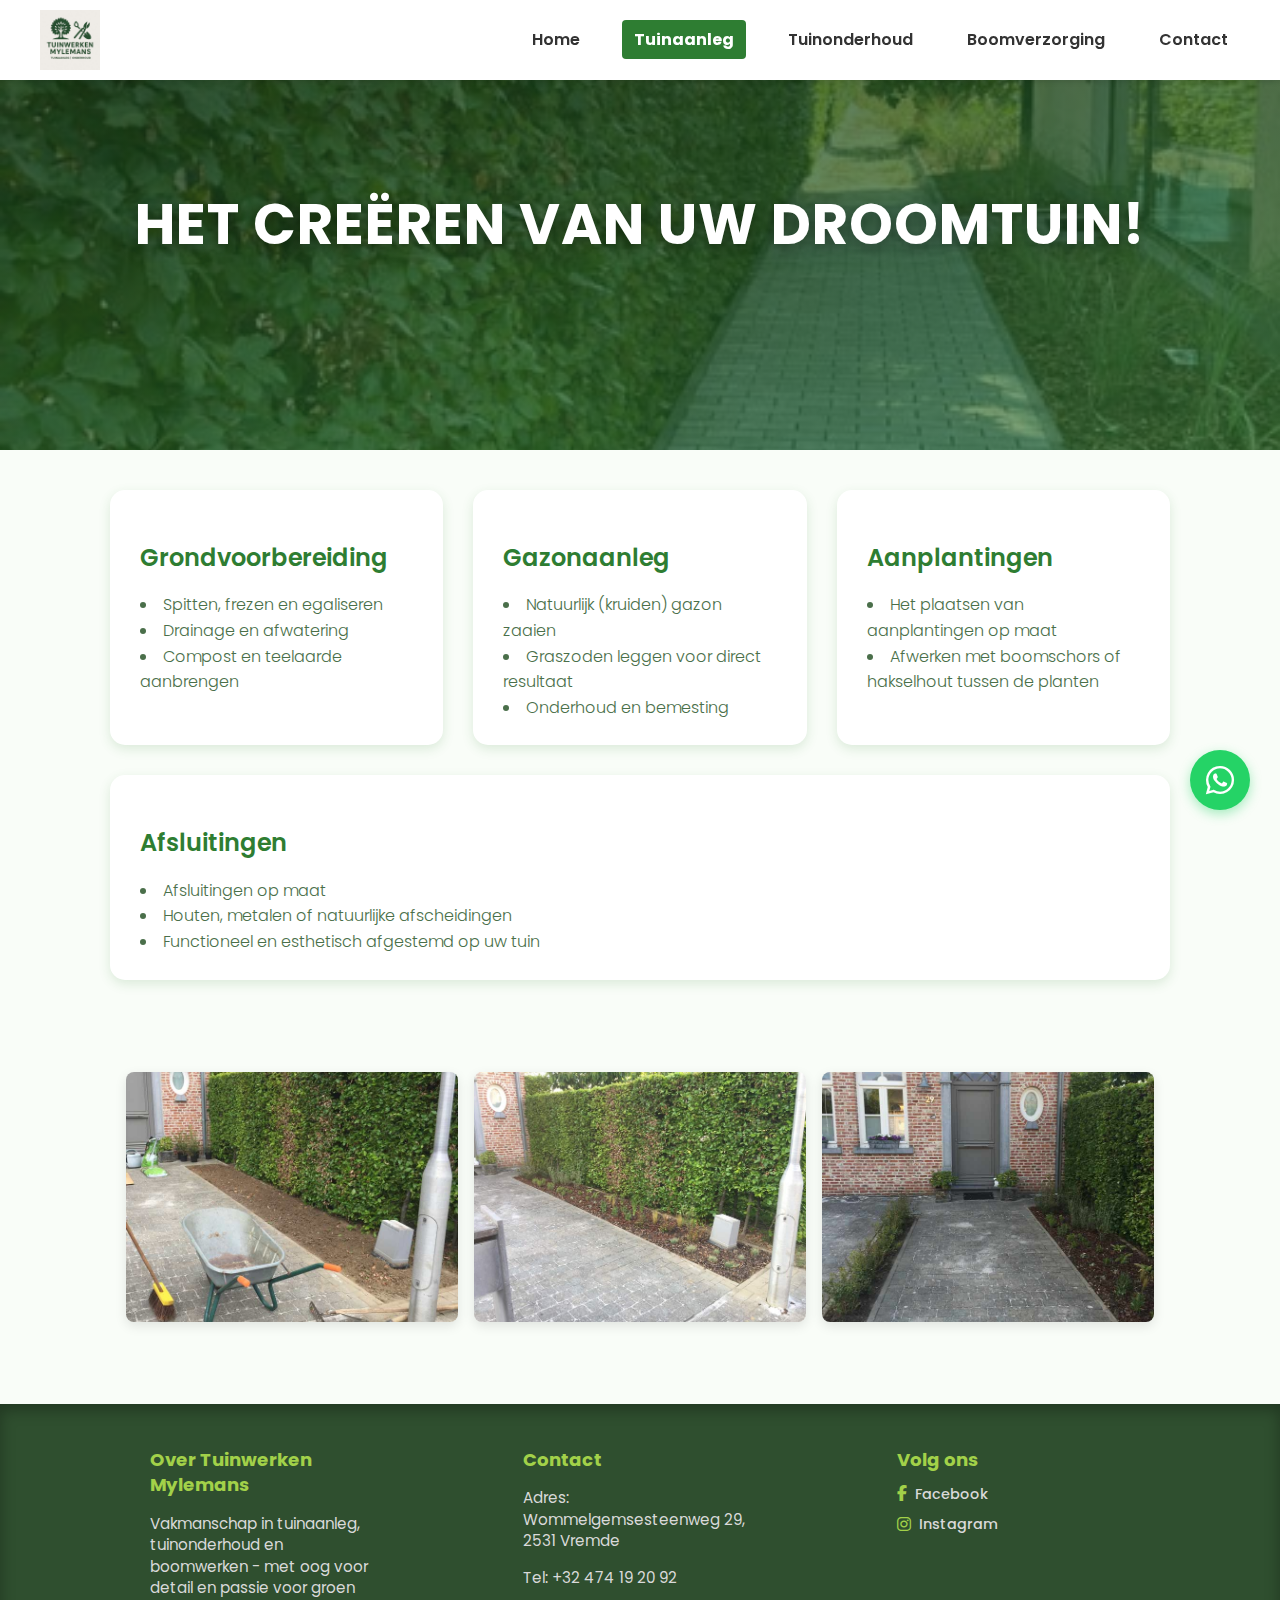
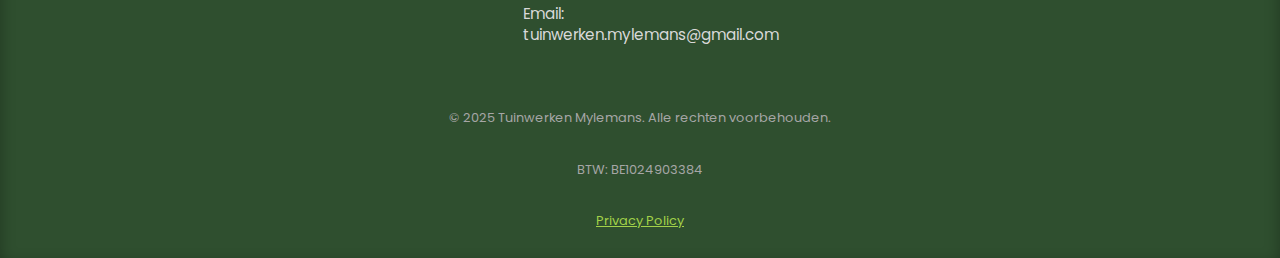
<file: tuinaanleg.html>
<!DOCTYPE html>
<html lang="nl">

<head>
    <meta charset="UTF-8" />
    <meta name="viewport" content="width=device-width, initial-scale=1" />

    <!-- SEO Meta Tags -->
    <title>Tuinaanleg Vremde & Antwerpen | Tuinwerken Mylemans</title>
    <meta name="description"
        content="Professionele tuinaanleg in Vremde en regio Antwerpen. Grondvoorbereiding, gazonaanleg, beplanting en afsluitingen. Vraag een vrijblijvende offerte!">
    <meta name="keywords"
        content="tuinaanleg, tuin aanleggen, gazonaanleg, graszoden, beplanting, afsluitingen, hovenier, Vremde, Boechout, Antwerpen">
    <meta name="robots" content="index, follow">

    <!-- Google Site Verification -->
    <meta name="google-site-verification" content="ejG20nU1MnpsWAwPMANIuZfoScorD5uYU2liiviA9pQ">

    <!-- Canonical URL -->
    <link rel="canonical" href="https://tuinwerkenmylemans.be/tuinaanleg.html">

    <!-- Open Graph -->
    <meta property="og:type" content="website">
    <meta property="og:url" content="https://tuinwerkenmylemans.be/tuinaanleg.html">
    <meta property="og:title" content="Tuinaanleg | Tuinwerken Mylemans">
    <meta property="og:description" content="Professionele tuinaanleg op maat. Van grondvoorbereiding tot afwerking.">
    <meta property="og:image" content="https://tuinwerkenmylemans.be/fotos/aanleg.jpg">

    <!-- Fonts & Styles -->
    <link href="https://fonts.googleapis.com/css2?family=Poppins:wght@300;500;700&display=swap" rel="stylesheet">
    <link rel="icon" href="fotos/favicon.ico" sizes="any">
    <link rel="apple-touch-icon" href="fotos/favicon.ico">
    <link rel="stylesheet" href="css/samen.css">
    <link rel="stylesheet" href="https://cdnjs.cloudflare.com/ajax/libs/font-awesome/6.5.0/css/all.min.css">

    <style>
        /* Algemene resets en body */
        * {
            box-sizing: border-box;
        }

        body {
            margin: 0;
            font-family: 'Poppins', sans-serif;
            background: #f9fdf8;
            color: #2f4f4f;
            line-height: 1.6;
        }

        a {
            text-decoration: none;
            color: #2e7d32;
            transition: color 0.3s ease;
        }

        a:hover {
            color: #4caf50;
        }

        /* HERO SECTION */
        .hero {
            position: relative;
            height: 50vh;
            min-height: 400px;
            background-image: url('fotos/onderhoud5.jpg');
            background-position: center;
            background-size: cover;
            background-repeat: no-repeat;
            display: flex;
            align-items: center;
            justify-content: center;
            text-align: center;
            color: white;
        }

        /* Gradient Overlay using pseudo-element */
        .hero::before {
            content: '';
            position: absolute;
            top: 0;
            left: 0;
            width: 100%;
            height: 100%;
            background: linear-gradient(to bottom right, rgba(20, 50, 20, 0.8), rgba(46, 125, 50, 0.6));
            z-index: 1;
        }

        /* Ensure content is above overlay */
        .hero div {
            position: relative;
            z-index: 2;
        }

        .hero h1 {
            font-size: 3.5rem;
            font-weight: 700;
            margin: 0 20px;
            text-shadow: 0 4px 15px rgba(0, 0, 0, 0.4);
            animation: slideInDown 1.5s ease forwards;
            letter-spacing: 1px;
            text-transform: uppercase;
        }

        .hero p {
            font-size: 1.4rem;
            margin-top: 15px;
            font-weight: 400;
            text-shadow: 0 2px 10px rgba(0, 0, 0, 0.3);
            animation: fadeIn 2.5s ease forwards;
        }

        /* Animaties voor hero */
        @keyframes slideInDown {
            from {
                transform: translateY(-40px);
                opacity: 0;
            }

            to {
                transform: translateY(0);
                opacity: 1;
            }
        }

        @keyframes fadeIn {
            from {
                opacity: 0;
            }

            to {
                opacity: 1;
            }
        }

        /* Container */
        .container {
            max-width: 1100px;
            margin: 40px auto;
            padding: 0 20px;
        }

        /* Diensten sectie */
        .services {
            display: flex;
            flex-wrap: wrap;
            justify-content: space-between;
            gap: 30px;
            margin-bottom: 60px;
        }

        .service-card {
            flex: 1 1 300px;
            background: white;
            border-radius: 15px;
            box-shadow: 0 4px 12px rgba(46, 125, 50, 0.15);
            padding: 25px 30px;
            transition: transform 0.3s ease, box-shadow 0.3s ease;
            cursor: default;
        }

        .service-card:hover {
            transform: translateY(-8px);
            box-shadow: 0 8px 25px rgba(46, 125, 50, 0.3);
        }

        .service-card h3 {
            color: #2e7d32;
            margin-bottom: 15px;
            font-weight: 600;
            font-size: 1.5rem;
        }

        .service-card ul {
            list-style: inside disc;
            color: #4a6f4a;
            font-weight: 300;
            padding-left: 0;
            margin: 0;
        }

        /* Projecten sectie */
        .projects {
            margin-bottom: 80px;
        }

        .projects h2 {
            color: #2e7d32;
            font-size: 2.4rem;
            margin-bottom: 30px;
            text-align: center;
            font-weight: 600;
        }

        .project-grid {
            display: grid;
            grid-template-columns: repeat(auto-fit, minmax(320px, 1fr));
            gap: 30px;
        }

        .project-card {
            background: white;
            border-radius: 15px;
            overflow: hidden;
            box-shadow: 0 4px 14px rgba(46, 125, 50, 0.12);
            transition: transform 0.3s ease, box-shadow 0.3s ease;
            cursor: default;
            display: flex;
            flex-direction: column;
        }

        .project-card:hover {
            transform: translateY(-10px);
            box-shadow: 0 10px 30px rgba(46, 125, 50, 0.25);
        }

        .project-image {
            width: 100%;
            height: 200px;
            object-fit: cover;
            display: block;
        }

        .project-content {
            padding: 20px;
            flex-grow: 1;
            display: flex;
            flex-direction: column;
            justify-content: space-between;
        }

        .project-content h3 {
            margin: 0 0 10px;
            color: #2e7d32;
            font-size: 1.5rem;
            font-weight: 600;
        }

        .project-content p {
            color: #4a6f4a;
            font-weight: 300;
            flex-grow: 1;
        }

        /* Button */
        .btn-primary {
            background-color: #388e3c;
            border: none;
            color: white;
            padding: 14px 30px;
            font-size: 1.1rem;
            border-radius: 40px;
            margin: 30px auto 0;
            display: block;
            cursor: pointer;
            box-shadow: 0 0 18px #388e3c;
            transition: box-shadow 0.3s ease;
            font-weight: 600;
            width: max-content;
        }

        .btn-primary:hover {
            box-shadow: 0 0 30px #4caf50;
        }

        /* Responsive */
        @media (max-width: 720px) {
            .services {
                flex-direction: column;
                gap: 20px;
            }
        }

        .photo-grid {
            display: grid;
            grid-template-columns: repeat(auto-fit, minmax(250px, 1fr));
            gap: 1rem;
            padding: 2rem 1rem;
        }

        .photo-grid img {
            width: 100%;
            height: auto;
            display: block;
            object-fit: cover;
            border-radius: 0.5rem;
            box-shadow: 0 4px 12px rgba(0, 0, 0, 0.1);
        }

        .photo-grid img {
            width: 100%;
            height: 250px;
            /* zelfde hoogte voor alle foto's */
            object-fit: cover;
            /* vult de ruimte en behoudt de aspect ratio */
            display: block;
            border-radius: 0.5rem;
            box-shadow: 0 4px 12px rgba(0, 0, 0, 0.1);
        }

        .services {
            display: flex;
            flex-wrap: wrap;
            justify-content: space-between;
            gap: 30px;
            margin-bottom: 60px;
        }

        .service-card {
            flex: 1 1 23%;
            /* 4 naast elkaar op grote schermen */
            min-width: 250px;
            /* zorgt dat ze niet te klein worden op medium schermen */
            background: white;
            border-radius: 15px;
            box-shadow: 0 4px 12px rgba(46, 125, 50, 0.15);
            padding: 25px 30px;
            transition: transform 0.3s ease, box-shadow 0.3s ease;
            cursor: default;
        }
    </style>

</head>

<body>
    <a href="#main-content" class="skip-to-content">Ga naar hoofdinhoud</a>
    
    <div class="nav-overlay"></div>
    <nav class="navbar">
        <a href="index.html" class="logo-link">
            <img src="fotos/logo.jpg" alt="Tuinwerken Mylemans logo" class="logo-img" />
        </a>
        <div class="hamburger">
            <span></span>
            <span></span>
            <span></span>
        </div>
        <ul class="nav-links">
            <li><a href="index.html">Home</a></li>
            <li><a href="tuinaanleg.html" class="active">Tuinaanleg</a></li>
            <li><a href="tuinonderhoud.html">Tuinonderhoud</a></li>
            <li><a href="boomwerken.html">Boomverzorging</a></li>
            <li><a href="contact.html">Contact</a></li>
        </ul>
    </nav>
    <script src="javascript/navbar.js"></script>


    <!-- Hero sectie -->
    <main id="main-content">
    <section class="hero" role="img" aria-label="Prachtige tuin achtergrondfoto - plaats hier jouw foto">
        <div>
            <h1>Het creëren van uw droomtuin!</h1>

        </div>
    </section>

    <!-- Container -->
    <main class="container">

        <!-- Diensten -->
        <section class="services" aria-label="Onze diensten">
            <article class="service-card" tabindex="0">
                <h3>Grondvoorbereiding</h3>
                <ul>
                    <li>Spitten, frezen en egaliseren</li>
                    <li>Drainage en afwatering</li>
                    <li>Compost en teelaarde aanbrengen</li>
                </ul>
            </article>
            <article class="service-card" tabindex="0">
                <h3>Gazonaanleg</h3>
                <ul>
                    <li>Natuurlijk (kruiden) gazon zaaien</li>
                    <li>Graszoden leggen voor direct resultaat</li>
                    <li>Onderhoud en bemesting</li>
                </ul>
            </article>
            <article class="service-card" tabindex="0">
                <h3>Aanplantingen</h3>
                <ul>
                    <li>Het plaatsen van aanplantingen op maat</li>
                    <li>Afwerken met boomschors of hakselhout tussen de planten</li>
                </ul>
            </article>
            <!-- Nieuw vakje voor Afsluitingen -->
            <article class="service-card" tabindex="0">
                <h3>Afsluitingen</h3>
                <ul>
                    <li>Afsluitingen op maat</li>
                    <li>Houten, metalen of natuurlijke afscheidingen</li>
                    <li>Functioneel en esthetisch afgestemd op uw tuin</li>
                </ul>
            </article>
        </section>

        <!--    &lt;!&ndash; Projecten &ndash;&gt;-->
        <!--    <section class="projects" aria-label="Recente tuinprojecten">-->
        <!--        <h2>Onze recente projecten</h2>-->
        <!--        <div class="project-grid">-->

        <!--            <article class="project-card" tabindex="0" aria-label="Project tuin met moderne vijver en beplanting">-->
        <!--                <img src="fotos/aanleg1.jpeg" alt="Moderne tuin met vijver en beplanting" class="project-image" />-->
        <!--                <div class="project-content">-->
        <!--                    <h3>Moderne vijvertuin</h3>-->
        <!--                    <p>Een rustige, moderne tuin met een stijlvolle vijver en onderhoudsvriendelijke beplanting.</p>-->
        <!--                </div>-->
        <!--            </article>-->

        <!--            <article class="project-card" tabindex="0" aria-label="Project landelijke tuin met natuurlijke materialen">-->
        <!--                <img src="fotos/aanleg2.jpeg" alt="Landelijke tuin met houten terrassen" class="project-image" />-->
        <!--                <div class="project-content">-->
        <!--                    <h3>Landelijke tuin</h3>-->
        <!--                    <p>Warme, landelijke uitstraling met houten terrassen en natuurlijke beplanting voor gezelligheid.</p>-->
        <!--                </div>-->
        <!--            </article>-->

        <!--            <article class="project-card" tabindex="0" aria-label="Project kleine stadstuin met slimme ruimtebenutting">-->
        <!--                <img src="fotos/aanleg3.jpeg" alt="Kleine stadstuin met slimme indeling" class="project-image" />-->
        <!--                <div class="project-content">-->
        <!--                    <h3>Kleine stadstuin</h3>-->
        <!--                    <p>Slimme en efficiënte ruimtebenutting met groene accenten en moderne elementen in een stadstuin.</p>-->
        <!--                </div>-->
        <!--            </article>-->

        <!--        </div>-->

        <!--    </section>-->
        <!-- Fotosectie -->
        <section class="photo-strip" aria-label="Tuinwerken in beeld">
            <div class="photo-grid">
                <img src="fotos/aanleg.jpg" alt="Tuinbeeld 1" loading="lazy" />
                <img src="fotos/aanleg2.jpg" alt="Tuinbeeld 2" loading="lazy" />
                <img src="fotos/aanleg3.jpg" alt="Tuinbeeld 3" loading="lazy" />
            </div>
        </section>

    </main>

    <footer class="footer">
        <div class="footer-container">
            <div class="footer-about">
                <h3>Over Tuinwerken Mylemans</h3>
                <p>Vakmanschap in tuinaanleg, tuinonderhoud en boomwerken - met oog voor detail en passie voor groen</p>
            </div>

            <div class="footer-contact">
                <h3>Contact</h3>
                <p>Adres: Wommelgemsesteenweg 29, 2531 Vremde</p>
                <p>Tel: <a href="tel:+32474192092">+32 474 19 20 92</a></p>
                <p>Email: <a href="mailto:tuinwerken.mylemans@gmail.com">tuinwerken.mylemans@gmail.com</a></p>
            </div>

            <div class="footer-social">
                <h3>Volg ons</h3>
                <ul class="social-list">
                    <li><a href="https://www.facebook.com/tuinwerkenmylemans" target="_blank" rel="noopener"><i
                                class="fab fa-facebook-f"></i> Facebook</a></li>
                    <li><a href="https://www.instagram.com/tuinwerken_mylemans?igsh=MTN3aXM4MW90YzNicg=="
                            target="_blank" rel="noopener"><i class="fab fa-instagram"></i> Instagram</a></li>
                    <!--                <li><a href="https://www.linkedin.com/company/tuinwerkenmylemans" target="_blank" rel="noopener"><i class="fab fa-linkedin-in"></i> LinkedIn</a></li>-->
                    <!--                <li><a href="https://twitter.com/tuinwerkenmylemans" target="_blank" rel="noopener"><i class="fab fa-twitter"></i> Twitter</a></li>-->
                </ul>
            </div>
        </div>

        <div class="footer-bottom">
            <p>&copy; 2025 Tuinwerken Mylemans. Alle rechten voorbehouden.</p>
            <p>BTW: BE1024903384</p>
            <p><a href="privacy.html" style="color: #a2d149; text-decoration: underline;">Privacy Policy</a></p>
        </div>
    </footer>

    <!-- Cookie Consent Banner -->
    <div class="cookie-consent" id="cookieConsent">
        <div class="cookie-consent-content">
            <p>Wij gebruiken cookies om uw ervaring op onze website te verbeteren. Door verder te gaan, gaat u akkoord met ons gebruik van cookies. <a href="privacy.html">Lees meer</a></p>
        </div>
        <div class="cookie-consent-buttons">
            <button class="cookie-btn cookie-accept" onclick="acceptCookies()">Accepteren</button>
            <button class="cookie-btn cookie-decline" onclick="declineCookies()">Weigeren</button>
        </div>
    </div>

    <!-- WhatsApp Floating Button -->
    <a href="https://wa.me/32474192092?text=Hallo%2C%20ik%20heb%20een%20vraag%20over%20tuinaanleg"
        class="whatsapp-float" target="_blank" rel="noopener noreferrer" aria-label="Contact via WhatsApp">
        <i class="fab fa-whatsapp"></i>
    </a>

    <!-- Back to Top Button -->
    <button class="back-to-top" aria-label="Terug naar boven">
        <i class="fas fa-arrow-up"></i>
    </button>

    <script src="javascript/common.js"></script>
</body>

</html>
</file>
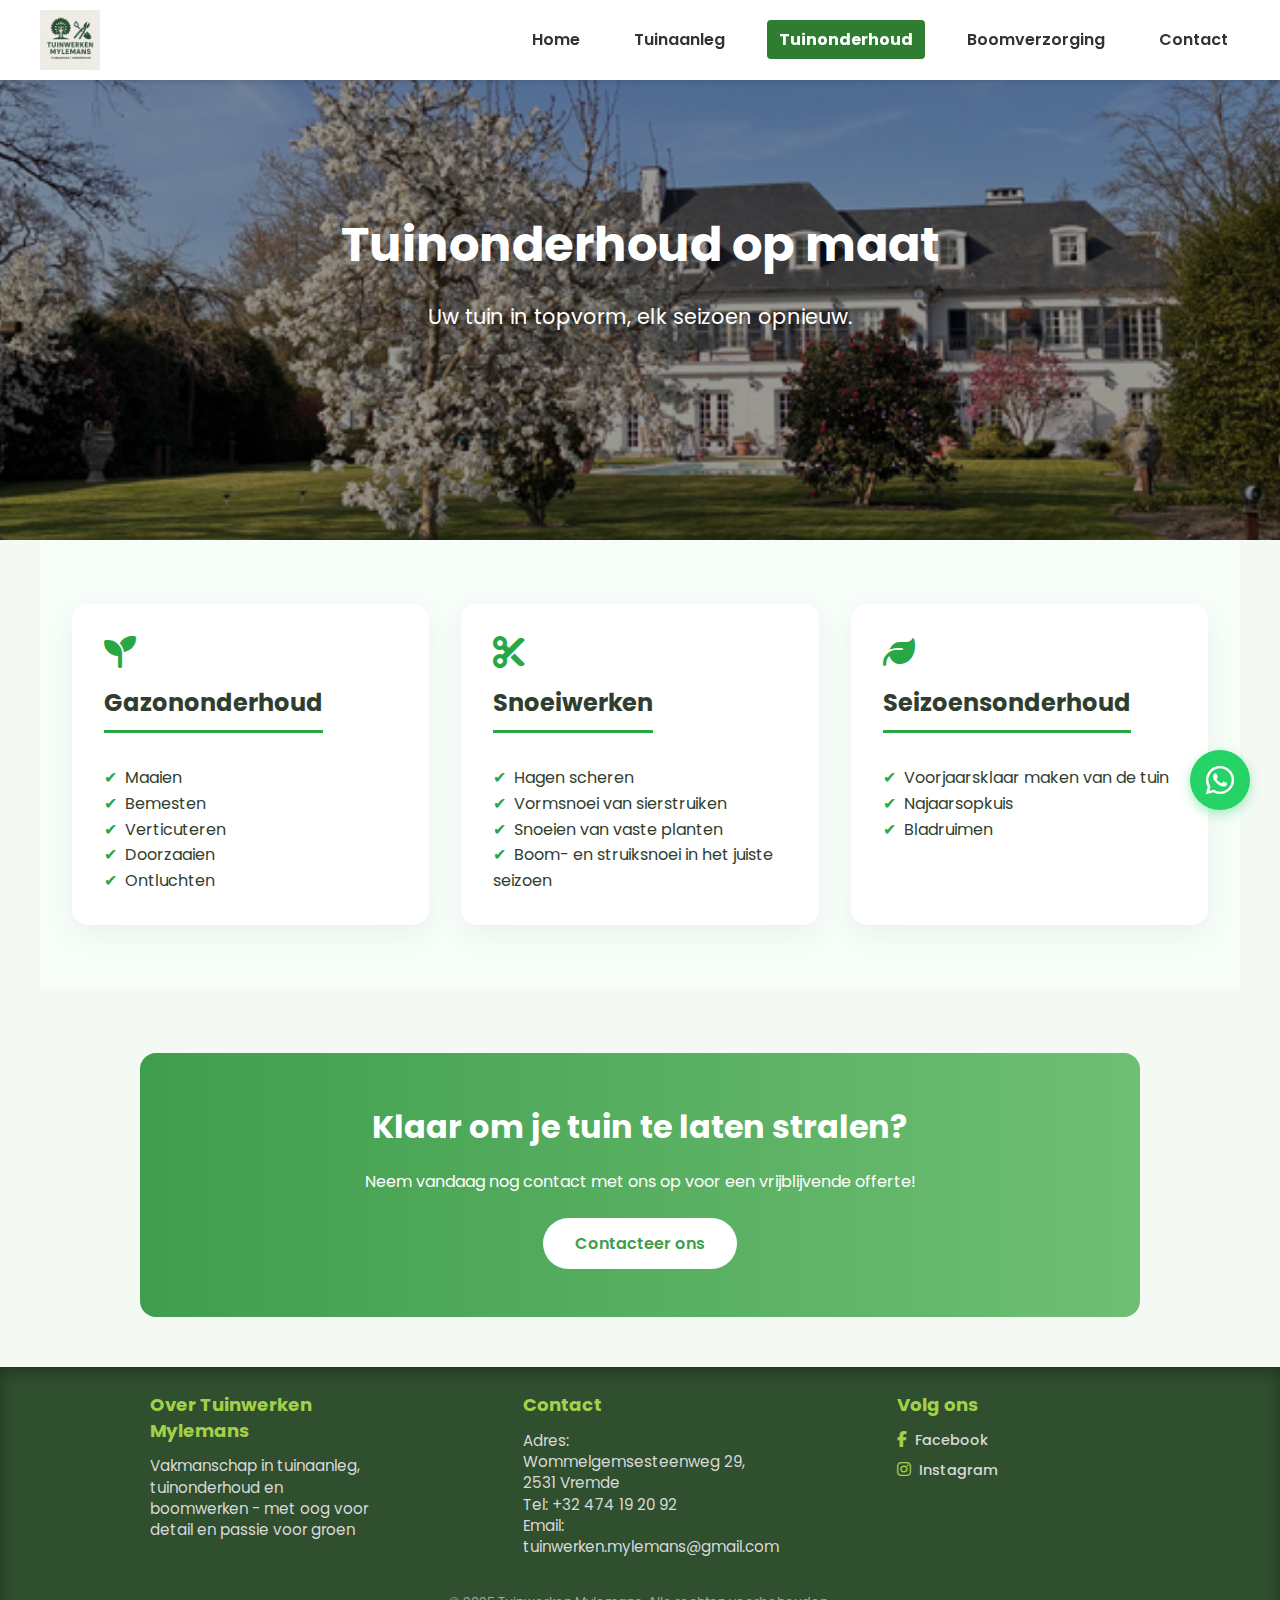
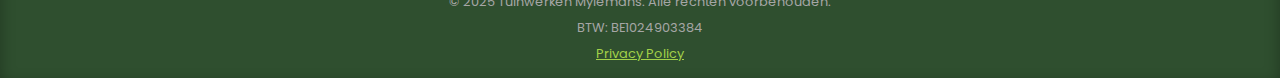
<file: tuinonderhoud.html>
<!DOCTYPE html>
<html lang="nl">

<head>
    <meta charset="UTF-8" />
    <meta name="viewport" content="width=device-width, initial-scale=1.0" />

    <!-- SEO Meta Tags -->
    <title>Tuinonderhoud Vremde & Antwerpen | Tuinwerken Mylemans</title>
    <meta name="description"
        content="Professioneel tuinonderhoud in Vremde en regio Antwerpen. Gazononderhoud, snoeiwerken, haag scheren en seizoensonderhoud. Altijd een verzorgde tuin!">
    <meta name="keywords"
        content="tuinonderhoud, gazon maaien, haag scheren, snoeien, verticuteren, seizoensonderhoud, hovenier, Vremde, Boechout, Antwerpen">
    <meta name="robots" content="index, follow">

    <!-- Google Site Verification -->
    <meta name="google-site-verification" content="ejG20nU1MnpsWAwPMANIuZfoScorD5uYU2liiviA9pQ">

    <!-- Canonical URL -->
    <link rel="canonical" href="https://tuinwerkenmylemans.be/tuinonderhoud.html">

    <!-- Open Graph -->
    <meta property="og:type" content="website">
    <meta property="og:url" content="https://tuinwerkenmylemans.be/tuinonderhoud.html">
    <meta property="og:title" content="Tuinonderhoud | Tuinwerken Mylemans">
    <meta property="og:description"
        content="Uw tuin in topvorm, elk seizoen opnieuw. Professioneel tuinonderhoud op maat.">
    <meta property="og:image" content="https://tuinwerkenmylemans.be/fotos/onderhoud5.jpg">

    <!-- Fonts & Styles -->
    <link rel="stylesheet" href="css/samen.css" />
    <link rel="stylesheet" href="css/onderhoud.css" />
    <link rel="icon" href="fotos/favicon.ico" sizes="any">
    <link rel="apple-touch-icon" href="fotos/favicon.ico">
    <link href="https://fonts.googleapis.com/css2?family=Poppins:wght@300;500;700&display=swap" rel="stylesheet" />
    <link rel="stylesheet" href="https://cdnjs.cloudflare.com/ajax/libs/font-awesome/6.5.0/css/all.min.css">
</head>

<body>
    <a href="#main-content" class="skip-to-content">Ga naar hoofdinhoud</a>
    
    <div class="nav-overlay"></div>
    <nav class="navbar">
        <a href="index.html" class="logo-link">
            <img src="fotos/logo.jpg" alt="Tuinwerken Mylemans logo" class="logo-img" />
        </a>
        <div class="hamburger">
            <span></span>
            <span></span>
            <span></span>
        </div>
        <ul class="nav-links">
            <li><a href="index.html">Home</a></li>
            <li><a href="tuinaanleg.html">Tuinaanleg</a></li>
            <li><a href="tuinonderhoud.html" class="active">Tuinonderhoud</a></li>
            <li><a href="boomwerken.html">Boomverzorging</a></li>
            <li><a href="contact.html">Contact</a></li>
        </ul>
    </nav>
    <script src="javascript/navbar.js"></script>

    <main id="main-content">
    <!-- Hero Banner -->
    <section class="hero-banner">
        <div class="hero-content">
            <h1>Tuinonderhoud op maat</h1>
            <p>Uw tuin in topvorm, elk seizoen opnieuw.</p>
        </div>
    </section>

    <!-- Diensten -->
    <section class="diensten">
        <div class="dienst">
            <i class="fa-solid fa-seedling"></i>
            <h3>Gazononderhoud</h3>
            <ul>
                <li>Maaien</li>
                <li>Bemesten</li>
                <li>Verticuteren</li>
                <li>Doorzaaien</li>
                <li>Ontluchten</li>
            </ul>
        </div>
        <div class="dienst">
            <i class="fa-solid fa-scissors"></i>
            <h3>Snoeiwerken</h3>
            <ul>
                <li>Hagen scheren</li>
                <li>Vormsnoei van sierstruiken</li>
                <li>Snoeien van vaste planten</li>
                <li>Boom- en struiksnoei in het juiste seizoen</li>
            </ul>
        </div>
        <div class="dienst">
            <i class="fa-solid fa-leaf"></i>
            <h3>Seizoensonderhoud</h3>
            <ul>
                <li>Voorjaarsklaar maken van de tuin</li>
                <li>Najaarsopkuis</li>
                <li>Bladruimen</li>
            </ul>
        </div>
    </section>

    <!-- Call to action -->
    <section class="cta">
        <h2>Klaar om je tuin te laten stralen?</h2>
        <p>Neem vandaag nog contact met ons op voor een vrijblijvende offerte!</p>
        <a href="contact.html" class="cta-btn">Contacteer ons</a>
    </section>
    </main>

    <footer class="footer">
        <div class="footer-container">
            <div class="footer-about">
                <h3>Over Tuinwerken Mylemans</h3>
                <p>Vakmanschap in tuinaanleg, tuinonderhoud en boomwerken - met oog voor detail en passie voor groen</p>
            </div>

            <div class="footer-contact">
                <h3>Contact</h3>
                <p>Adres: Wommelgemsesteenweg 29, 2531 Vremde</p>
                <p>Tel: <a href="tel:+32474192092">+32 474 19 20 92</a></p>
                <p>Email: <a href="mailto:tuinwerken.mylemans@gmail.com">tuinwerken.mylemans@gmail.com</a></p>
            </div>

            <div class="footer-social">
                <h3>Volg ons</h3>
                <ul class="social-list">
                    <li><a href="https://www.facebook.com/tuinwerkenmylemans" target="_blank" rel="noopener"><i
                                class="fab fa-facebook-f"></i> Facebook</a></li>
                    <li><a href="https://www.instagram.com/tuinwerken_mylemans?igsh=MTN3aXM4MW90YzNicg=="
                            target="_blank" rel="noopener"><i class="fab fa-instagram"></i> Instagram</a></li>
                    <!--                <li><a href="https://www.linkedin.com/company/tuinwerkenmylemans" target="_blank" rel="noopener"><i class="fab fa-linkedin-in"></i> LinkedIn</a></li>-->
                    <!--                <li><a href="https://twitter.com/tuinwerkenmylemans" target="_blank" rel="noopener"><i class="fab fa-twitter"></i> Twitter</a></li>-->
                </ul>
            </div>
        </div>

        <div class="footer-bottom">
            <p>&copy; 2025 Tuinwerken Mylemans. Alle rechten voorbehouden.</p>
            <p>BTW: BE1024903384</p>
            <p><a href="privacy.html" style="color: #a2d149; text-decoration: underline;">Privacy Policy</a></p>
        </div>
    </footer>

    <!-- Cookie Consent Banner -->
    <div class="cookie-consent" id="cookieConsent">
        <div class="cookie-consent-content">
            <p>Wij gebruiken cookies om uw ervaring op onze website te verbeteren. Door verder te gaan, gaat u akkoord met ons gebruik van cookies. <a href="privacy.html">Lees meer</a></p>
        </div>
        <div class="cookie-consent-buttons">
            <button class="cookie-btn cookie-accept" onclick="acceptCookies()">Accepteren</button>
            <button class="cookie-btn cookie-decline" onclick="declineCookies()">Weigeren</button>
        </div>
    </div>

    <!-- WhatsApp Floating Button -->
    <a href="https://wa.me/32474192092?text=Hallo%2C%20ik%20heb%20een%20vraag%20over%20tuinonderhoud"
        class="whatsapp-float" target="_blank" rel="noopener noreferrer" aria-label="Contact via WhatsApp">
        <i class="fab fa-whatsapp"></i>
    </a>

    <!-- Back to Top Button -->
    <button class="back-to-top" aria-label="Terug naar boven">
        <i class="fas fa-arrow-up"></i>
    </button>

    <script src="javascript/common.js"></script>
</body>

</html>
</file>
<file: css/samen.css>
/* Google Font */
@import url('https://fonts.googleapis.com/css2?family=Poppins:wght@300;500;700&display=swap');

/* Global Variables */
:root {
    --primary-green: #2E7D32;
    --dark-green: #1B5E20;
    --light-green: #4CAF50;
    --accent-green: #81C784;
    --bg-light: #f9fdf8;
    --text-dark: #263238;
    --text-light: #546E7A;
    --white: #ffffff;
    --shadow: 0 4px 20px rgba(0, 0, 0, 0.08);
}

.navbar {
    width: 100%;
    /* 100% ipv 100vw om scrollbar issues te voorkomen */
    box-sizing: border-box;
    /* Zorg dat padding binnen breedte blijft */
    padding: 10px 40px;
    /* Ruimte links en rechts */
    display: flex;
    align-items: center;
    justify-content: space-between;
    background-color: #fff;
    /* Witte achtergrond, pas aan */
    box-shadow: 0 2px 5px rgba(0, 0, 0, 0.1);
    position: fixed;
    /* Vast bovenaan als je wilt */
    top: 0;
    left: 0;
    z-index: 1000;
}

.logo-img {
    max-width: 150px;
    height: auto;
    display: block;
}

.nav-links {
    list-style: none;
    display: flex;
    gap: 30px;
    /* ruimte tussen links */
    margin: 0;
    padding: 0;
}

/* Elke link */
.nav-links li a {
    text-decoration: none;
    color: #333;
    /* standaard kleur */
    font-weight: 600;
    font-size: 1rem;
    padding: 8px 12px;
    border-radius: 4px;
    position: relative;
    transition: background-color 0.3s ease, color 0.3s ease;
}

/* Hover en actieve link */
.nav-links li a:hover,
.nav-links li a.active {
    background-color: var(--primary-green);
    /* was blauwe kleur, nu primary */
    color: var(--white);
}

/* Animatie onderstreep bij hover */
.nav-links li a::after {
    content: '';
    position: absolute;
    width: 0%;
    height: 2px;
    bottom: 0;
    left: 0;
    background-color: #C8E6C9;
    transition: width 0.3s;
}

.nav-links li a:hover::after {
    width: 100%;
}

/* Actieve link styling extra */
.nav-links .active {
    font-weight: 700;
    color: #A5D6A7;
}




.logo-link {
    display: flex;
    align-items: center;
}

.logo-img {
    height: 60px;
    /* pas aan naar gewenste hoogte */
    width: auto;
    object-fit: contain;
    cursor: pointer;
    transition: transform 0.3s ease;
}

.logo-img:hover {
    transform: scale(1.05);
}


.footer {
    background-color: #2f4f2f;
    color: #d9d9d9;
    padding: 25px 40px 15px 40px;
    /* iets meer padding op links/rechts */
    font-family: 'Poppins', sans-serif;
    font-size: 0.95em;
    line-height: 1.4;
    margin-top: 50px;
    box-shadow: inset 0 6px 15px rgba(0, 0, 0, 0.3);
    width: 100%;
    box-sizing: border-box;
}

.footer-container {
    display: flex;
    justify-content: space-between;
    align-items: flex-start;
    max-width: 1400px;
    /* → breder maken */
    margin: 0 auto;
    padding: 0 60px;
    /* → meer ruimte links/rechts */
    box-sizing: border-box;
    gap: 40px;
    /* → extra ruimte tussen kolommen */
}

.footer-about,
.footer-contact,
.footer-social {
    flex: 1;
    min-width: 0;
    padding: 0 50px;
}




.footer h3 {
    color: #a2d149;
    font-weight: 700;
    margin-bottom: 12px;
    font-size: 1.2em;
}

.footer a {
    color: #d9d9d9;
    text-decoration: none;
    transition: color 0.3s ease;
}

.footer a:hover,
.footer a:focus {
    color: #a2d149;
    text-decoration: underline;
}

.social-list {
    list-style: none;
    padding: 0;
    margin: 0;
}

.social-list li {
    margin-bottom: 10px;
}

.social-list a {
    display: flex;
    align-items: center;
    gap: 8px;
    font-weight: 500;
    font-size: 0.95em;
}

.social-list i {
    font-size: 1.1em;
    color: #a2d149;
    transition: transform 0.3s ease;
}

.social-list a:hover i,
.social-list a:focus i {
    transform: scale(1.15);
    color: #e0f2b7;
}

.footer-bottom {
    max-width: 1200px;
    margin: 20px auto 0 auto;
    padding-top: 15px;
    font-size: 0.85em;
    color: #a6a6a6;
    display: flex;
    flex-direction: column;
    align-items: center;
    gap: 8px;
    width: 100%;
    box-sizing: border-box;
    text-align: center;
}

.website-credits {
    font-size: 0.9em;
    color: #888;
}

.website-credits a {
    color: #a2d149;
    font-weight: 500;
}

@media (max-width: 900px) {
    .footer-container {
        flex-wrap: wrap;
        justify-content: center;
        gap: 40px;
    }

    .footer-about,
    .footer-contact,
    .footer-social {
        flex: 1 1 100%;
        text-align: center;
        min-width: auto;
    }

    .footer-bottom {
        flex-direction: column;
        text-align: center;
    }
}

/* Hamburger Menu Button */
.hamburger {
    display: none;
    flex-direction: column;
    justify-content: space-between;
    width: 30px;
    height: 22px;
    cursor: pointer;
    z-index: 1001;
}

.hamburger span {
    display: block;
    height: 3px;
    width: 100%;
    background-color: var(--primary-green);
    border-radius: 3px;
    transition: all 0.3s ease;
}

/* Hamburger animation when active */
.hamburger.active span:nth-child(1) {
    transform: rotate(45deg) translate(6px, 6px);
}

.hamburger.active span:nth-child(2) {
    opacity: 0;
}

.hamburger.active span:nth-child(3) {
    transform: rotate(-45deg) translate(6px, -6px);
}

/* Responsive navbar voor mobiel */
@media (max-width: 768px) {
    .navbar {
        position: fixed;
        flex-direction: row;
        justify-content: space-between;
        align-items: center;
        padding: 15px 20px;
        width: 100%;
    }

    .hamburger {
        display: flex;
    }

    .nav-links {
        position: fixed;
        top: 90px;
        right: -100%;
        width: 70%;
        max-width: 300px;
        height: auto;
        background: #ffffff;
        flex-direction: column;
        justify-content: flex-start;
        align-items: center;
        padding: 0;
        gap: 0;
        margin: 0;
        box-shadow: 0 5px 20px rgba(0, 0, 0, 0.15);
        transition: right 0.3s ease;
        z-index: 1000;
        border-radius: 0 0 0 15px;
        border-top: 3px solid var(--primary-green);
    }

    .nav-links.active {
        right: 0;
    }

    .nav-links li {
        width: 100%;
        text-align: center;
        border-bottom: 1px solid rgba(46, 125, 50, 0.1);
    }

    .nav-links li:last-child {
        border-bottom: none;
    }

    .nav-links li a {
        display: block;
        font-size: 1.15rem;
        padding: 18px 20px;
        text-align: center;
        width: 100%;
    }

    .nav-links li a:hover,
    .nav-links li a.active {
        background-color: var(--primary-green);
        color: #ffffff;
    }

    /* Overlay when menu is open */
    .nav-overlay {
        display: none;
        position: fixed;
        top: 0;
        left: 0;
        width: 100%;
        height: 100%;
        background: rgba(0, 0, 0, 0.5);
        z-index: 999;
    }

    .nav-overlay.active {
        display: block;
    }

    body {
        padding-top: 80px;
    }
}

/* Smooth Scrolling */
html {
    scroll-behavior: smooth;
}

/* Back to Top Button */
.back-to-top {
    position: fixed;
    bottom: 30px;
    right: 30px;
    width: 50px;
    height: 50px;
    background: var(--primary-green);
    color: white;
    border: none;
    border-radius: 50%;
    cursor: pointer;
    opacity: 0;
    visibility: hidden;
    transition: all 0.3s ease;
    z-index: 1000;
    display: flex;
    align-items: center;
    justify-content: center;
    font-size: 1.5rem;
    box-shadow: 0 4px 12px rgba(46, 125, 50, 0.3);
}

.back-to-top.visible {
    opacity: 1;
    visibility: visible;
}

.back-to-top:hover {
    background: var(--dark-green);
    transform: translateY(-5px);
    box-shadow: 0 6px 20px rgba(46, 125, 50, 0.4);
}

/* WhatsApp Floating Button */
.whatsapp-float {
    position: fixed;
    bottom: 90px;
    right: 30px;
    width: 60px;
    height: 60px;
    background: #25D366;
    color: white;
    border-radius: 50%;
    display: flex;
    align-items: center;
    justify-content: center;
    font-size: 2rem;
    box-shadow: 0 4px 12px rgba(37, 211, 102, 0.4);
    z-index: 999;
    text-decoration: none;
    transition: all 0.3s ease;
}

.whatsapp-float:hover {
    background: #128C7E;
    transform: scale(1.1);
    box-shadow: 0 6px 20px rgba(37, 211, 102, 0.5);
}

.whatsapp-float i {
    color: white;
}

@media (max-width: 768px) {
    .whatsapp-float {
        bottom: 80px;
        right: 20px;
        width: 55px;
        height: 55px;
        font-size: 1.8rem;
    }
    
    .back-to-top {
        bottom: 20px;
        right: 20px;
        width: 45px;
        height: 45px;
        font-size: 1.3rem;
    }
}

/* Cookie Consent Banner */
.cookie-consent {
    position: fixed;
    bottom: 0;
    left: 0;
    right: 0;
    background: rgba(30, 30, 30, 0.98);
    color: white;
    padding: 1.5rem 2rem;
    display: none;
    align-items: center;
    justify-content: space-between;
    gap: 2rem;
    z-index: 10000;
    box-shadow: 0 -4px 20px rgba(0, 0, 0, 0.3);
    animation: slideUp 0.4s ease-out;
}

.cookie-consent.show {
    display: flex;
}

@keyframes slideUp {
    from {
        transform: translateY(100%);
    }
    to {
        transform: translateY(0);
    }
}

.cookie-consent-content {
    flex: 1;
    font-size: 0.95rem;
    line-height: 1.6;
}

.cookie-consent-content p {
    margin: 0;
}

.cookie-consent-content a {
    color: var(--accent-green);
    text-decoration: underline;
}

.cookie-consent-buttons {
    display: flex;
    gap: 1rem;
    flex-shrink: 0;
}

.cookie-btn {
    padding: 0.75rem 1.5rem;
    border: none;
    border-radius: 25px;
    font-weight: 600;
    cursor: pointer;
    transition: all 0.3s ease;
    font-size: 0.95rem;
}

.cookie-accept {
    background: var(--primary-green);
    color: white;
}

.cookie-accept:hover {
    background: var(--dark-green);
    transform: translateY(-2px);
}

.cookie-decline {
    background: transparent;
    color: white;
    border: 2px solid white;
}

.cookie-decline:hover {
    background: rgba(255, 255, 255, 0.1);
}

@media (max-width: 768px) {
    .cookie-consent {
        flex-direction: column;
        text-align: center;
        padding: 1.5rem 1rem;
        gap: 1.5rem;
    }
    
    .cookie-consent-buttons {
        flex-direction: column;
        width: 100%;
    }
    
    .cookie-btn {
        width: 100%;
    }
}

/* Skip to Content Link for Accessibility */
.skip-to-content {
    position: absolute;
    top: -40px;
    left: 0;
    background: var(--primary-green);
    color: white;
    padding: 8px 16px;
    text-decoration: none;
    z-index: 100;
    transition: top 0.3s;
}

.skip-to-content:focus {
    top: 0;
}

/* About Section */
.about-section {
    background: linear-gradient(135deg, #ffffff 0%, #f9fdf8 100%);
    padding: 5rem 2rem;
}

.about-container {
    max-width: 1200px;
    margin: 0 auto;
}

.about-content h2 {
    font-size: 2.5rem;
    color: var(--dark-green);
    margin-bottom: 1.5rem;
    text-align: center;
    font-weight: 700;
}

.about-content > p {
    font-size: 1.15rem;
    line-height: 1.8;
    color: var(--text-dark);
    text-align: center;
    max-width: 800px;
    margin: 0 auto 3rem;
}

.about-values {
    display: grid;
    grid-template-columns: repeat(auto-fit, minmax(250px, 1fr));
    gap: 2rem;
    margin: 3rem 0;
}

.value-item {
    background: white;
    padding: 2rem;
    border-radius: 15px;
    text-align: center;
    box-shadow: 0 4px 15px rgba(0, 0, 0, 0.08);
    transition: transform 0.3s ease, box-shadow 0.3s ease;
}

.value-item:hover {
    transform: translateY(-5px);
    box-shadow: 0 8px 25px rgba(0, 0, 0, 0.12);
}

.value-item i {
    font-size: 3rem;
    color: var(--primary-green);
    margin-bottom: 1rem;
}

.value-item h3 {
    font-size: 1.3rem;
    color: var(--dark-green);
    margin-bottom: 0.75rem;
    font-weight: 600;
}

.value-item p {
    font-size: 1rem;
    color: var(--text-light);
    line-height: 1.6;
}

.about-cta {
    background: var(--primary-green);
    color: white;
    padding: 2rem;
    border-radius: 15px;
    font-size: 1.1rem;
    line-height: 1.8;
    text-align: center;
    margin-top: 2rem;
}

@media (max-width: 768px) {
    .about-section {
        padding: 3rem 1rem;
    }
    
    .about-content h2 {
        font-size: 2rem;
    }
    
    .about-values {
        grid-template-columns: 1fr;
        gap: 1.5rem;
    }
}
</file>
<file: css/style.css>
/* Google Font */
body {
    margin: 0;
    font-family: 'Poppins', sans-serif;
    background-color: #f4f4f4;
    color: #333;
}

body,
html {
    margin: 0;
    padding: 0;
    overflow-x: hidden;
    box-sizing: border-box;
}

/* Header + Hero */
.hero {}






.btn {
    background-color: white;
    color: #2E7D32;
    padding: 0.8rem 1.5rem;
    border: none;
    border-radius: 30px;
    font-weight: 600;
    text-decoration: none;
    transition: 0.3s;
}

.btn:hover {
    background-color: #c8e6c9;
    transform: scale(1.05);
}

/* Section features */
.features {
    display: flex;
    flex-wrap: wrap;
    justify-content: center;
    gap: 2rem;
    padding: 4rem 2rem;
    background-color: #fff;
}

.feature-card {
    background: #f9f9f9;
    padding: 2rem;
    border-radius: 1rem;
    max-width: 300px;
    box-shadow: 0 4px 12px rgba(0, 0, 0, 0.1);
    text-align: center;
    transition: transform 0.3s ease, box-shadow 0.3s ease;
}

.feature-card:hover {
    transform: translateY(-5px);
    box-shadow: 0 8px 24px rgba(0, 0, 0, 0.2);
}

.img-placeholder {
    height: 180px;
    background-color: #ddd;
    border-radius: 10px;
    margin-bottom: 1rem;
}


/* Animations */
@keyframes fadeIn {
    from {
        opacity: 0;
        transform: translateY(20px);
    }

    to {
        opacity: 1;
        transform: translateY(0);
    }
}

@keyframes slideIn {
    from {
        opacity: 0;
        transform: translateX(-50px);
    }

    to {
        opacity: 1;
        transform: translateX(0);
    }
}

.fade-in {
    opacity: 0;
    animation: fadeIn 1s ease forwards;
}

.delay-1 {
    animation-delay: 0.3s;
}

.delay-2 {
    animation-delay: 0.6s;
}


.container {
    max-width: 1200px;
    margin: 0 auto;
    padding: 0 2rem;
}






@media (max-width: 768px) {
    .hero-flex {
        flex-direction: column;
    }

    .hero-image {
        display: none;
    }

    .hero-text {
        text-align: left;
    }
}



.left-img,
.right-img {
    flex: 1 1 250px;
    max-width: 300px;
}

.left-img {
    transform: translateX(-40px);
    /* schuift naar links */
}

.right-img {
    transform: translateX(40px);
    /* schuift naar rechts */
}

.hero {
    min-height: 100vh;
    /* neemt minstens heel scherm */
    height: auto;
    /* maar kan groter worden als tekst/foto meer plaats nodig hebben */
    padding: 40px 20px;
    /* ruimte rondom */
    box-sizing: border-box;
    display: flex;
    align-items: center;
}


@media (max-width: 768px) {
    .hero {
        min-height: auto;
        /* laat los op mobiel */
        padding: 30px 15px;
        text-align: center;
    }

    .hero-content {
        flex-direction: column;
        /* tekst en foto onder elkaar */
        gap: 20px;
    }

    .hero-text,
    .hero-image {
        max-width: 100%;
    }

    .hero-image img {
        width: 100%;
        height: auto;
        border-radius: 12px;
    }
}

@media (max-width: 480px) {
    .hero {
        padding: 20px 15px;
        height: auto;
        /* laat de hero groeien met de content */
        min-height: auto;
        /* geen minimale hoogte */
    }

    .hero-content h2 {
        font-size: 2rem;
        /* kleiner op mobiel */
    }

    .hero-content p {
        font-size: 1rem;
    }

    .btn {
        padding: 0.6rem 1rem;
        /* kleiner knopje */
        font-size: 0.9rem;
    }
}

/* Responsief: op kleinere schermen wordt het een kolom */
@media (max-width: 768px) {
    .hero-content {
        flex-direction: column;
        text-align: center;
    }

    .hero-image,
    .hero-text {
        max-width: 100%;
    }

    .hero-image {
        margin-top: 30px;
    }
}


.btn {
    background-color: white;
    color: #2e7d32;
    padding: 0.7rem 1.5rem;
    border-radius: 30px;
    text-decoration: none;
    font-weight: bold;
    transition: all 0.3s ease;
}

.btn:hover {
    background-color: #b2ffb2;
    color: #1c4e1c;
}









/* Logo link en afbeelding */






.feature-img {
    width: 100%;
    /* Zorgt dat de afbeelding de breedte van de card vult */
    height: 200px;
    /* Of een hoogte die je mooi vindt */
    object-fit: cover;
    /* Houdt de afbeelding proportioneel en vult het kader netjes */
    border-radius: 8px;
    /* Maken het iets ronder en professioneler */
    margin-bottom: 1rem;
    box-shadow: 0 4px 8px rgba(0, 0, 0, 0.1);
}

/* Eventueel hover-effect */
.feature-img:hover {
    transform: scale(1.05);
}

/* Professional Hero Section */
.hero {
    min-height: 90vh;
    /* Lighter gradient so Thibe is visible in the background */
    background: linear-gradient(135deg, rgba(20, 50, 20, 0.4), rgba(46, 125, 50, 0.2)), url('../fotos/thibewerk.jpeg');
    background-size: cover;
    background-position: center top;
    background-attachment: fixed;
    display: flex;
    align-items: center;
    justify-content: center;
    padding: 0 2rem;
    position: relative;
    color: white;
}

.hero-content {
    display: flex;
    align-items: center;
    justify-content: space-between;
    max-width: 1300px;
    width: 100%;
    gap: 4rem;
    position: relative;
    z-index: 2;
}

.hero-text {
    flex: 1;
    max-width: 650px;
    text-align: left;
    text-shadow: 2px 2px 15px rgba(0, 0, 0, 0.9);
    padding: 1rem;
    animation: slideIn 1s ease-out;
}

.hero-text h2 {
    font-size: 3.5rem;
    font-weight: 700;
    line-height: 1.1;
    margin-bottom: 1.5rem;
    text-transform: capitalize;
    text-shadow: 0 4px 12px rgba(0, 0, 0, 0.3);
}

.hero-text p {
    font-size: 1.25rem;
    line-height: 1.8;
    margin-bottom: 2.5rem;
    opacity: 0.9;
    font-weight: 300;
}

.hero-image {
    flex: 1;
    max-width: 450px;
    position: relative;
    animation: fadeIn 1.5s ease-out;
    margin-top: 100px;
    /* Slightly adjusted up */
    margin-left: -50px;
    transform: none;
    /* Straighten the image */
}

/* --- Crazy Visual Effects --- */

/* 1. Slow Background Pan/Zoom */
.hero {
    /* Animation removed per user request */
    background-position: center top;
}

/* 2. Floating Image Effect */
.hero-image img {
    /* Animation removed per user request */
    /* Other styles remain */
    width: 100%;
    height: auto;
    border-radius: 20px;
    box-shadow: 20px 20px 60px rgba(0, 0, 0, 0.4);
    border: 5px solid rgba(255, 255, 255, 0.1);
    transition: transform 0.4s ease;
}

/* 3. Button Pulse Glow */
@keyframes pulse-glow {
    0% {
        box-shadow: 0 0 0 0 rgba(76, 175, 80, 0.7);
    }

    70% {
        box-shadow: 0 0 0 20px rgba(76, 175, 80, 0);
    }

    100% {
        box-shadow: 0 0 0 0 rgba(76, 175, 80, 0);
    }
}

.btn {
    animation: pulse-glow 2s infinite;
}

/* 4. Scroll Reveal Classes (for JS) */
.reveal {
    opacity: 0;
    transform: translateY(50px);
    transition: all 0.8s ease-out;
}

.reveal.active {
    opacity: 1;
    transform: translateY(0);
}

/* Responsive Styles */
@media (max-width: 968px) {
    .hero {
        min-height: auto;
        padding: 6rem 1.5rem 4rem;
        animation: none;
        /* Disable heavy background anim on mobile */
    }

    .hero-content {
        flex-direction: column-reverse;
        text-align: center;
        gap: 3rem;
    }

    .hero-text {
        text-align: center;
        padding: 0;
        /* Remove padding on mobile */
        background: none;
        /* Cleaner look */
        text-shadow: 1px 1px 10px rgba(0, 0, 0, 0.8);
    }

    .hero-text h2 {
        font-size: 2.2rem;
    }

    .hero-image {
        max-width: 100%;
        width: 80%;
        margin: 0 auto;
        transform: none;
        /* Reset custom positioning */
        animation: float 6s ease-in-out infinite;
        /* Keep float */
    }

    .hero-image img {
        transform: none !important;
        /* Force straight image on mobile */
        animation: none;
        /* Remove complex transform anim */
    }
}
</file>
<file: css/boomwerk.css>
/* Google Font */
@import url('https://fonts.googleapis.com/css2?family=Poppins:wght@300;500;700&display=swap');

/* Basisinstellingen */
* {
    margin: 0;
    padding: 0;
    box-sizing: border-box;
}

body {
    font-family: 'Poppins', sans-serif;
    line-height: 1.7;
    background-color: #f9f9f9;
    color: #333;
}

/* Hero sectie */
/* Hero sectie */
.hero.boomwerken-hero {
    min-height: 70vh;
    display: flex;
    flex-direction: column;
    justify-content: center;
    align-items: center;
    text-align: center;
    color: white;
    padding: 20px;
    position: relative;
    overflow: hidden;
    background-color: transparent;
}

/* Background Image with Ken Burns Effect */
.hero.boomwerken-hero::before {
    content: "";
    position: absolute;
    inset: 0;
    /* Use a high-impact image */
    background: url('../fotos/snoeien.jpg') center center no-repeat;
    background-size: cover;
    z-index: -1;
    /* Crazy Effect: Ken Burns Animation */
    animation: kenBurns 20s ease-in-out infinite alternate;
}

/* Dark Overlay for Readability */
.hero.boomwerken-hero::after {
    content: "";
    position: absolute;
    inset: 0;
    background: linear-gradient(to bottom, rgba(0, 0, 0, 0.3), rgba(0, 0, 0, 0.8));
    z-index: 0;
}

/* Ken Burns Keyframes */
@keyframes kenBurns {
    0% {
        transform: scale(1) translate(0, 0);
    }

    50% {
        transform: scale(1.2) translate(-20px, -10px);
    }

    100% {
        transform: scale(1.1) translate(20px, 10px);
    }
}

.hero.boomwerken-hero h1,
.hero.boomwerken-hero p {
    position: relative;
    z-index: 1;
    /* Above overlay */
    opacity: 0;
    /* For fade-in */
    animation: fadeInUp 1.2s ease-out forwards;
}

.hero.boomwerken-hero h1 {
    font-size: 3.5rem;
    font-weight: 700;
    margin-bottom: 20px;
    text-shadow: 0 4px 20px rgba(0, 0, 0, 0.6);
}

.hero.boomwerken-hero p {
    font-size: 1.3rem;
    max-width: 800px;
    line-height: 1.8;
    text-shadow: 0 2px 10px rgba(0, 0, 0, 0.6);
    animation-delay: 0.3s;
}

@keyframes fadeInUp {
    from {
        opacity: 0;
        transform: translateY(30px);
    }

    to {
        opacity: 1;
        transform: translateY(0);
    }
}

/* Content */
.content {
    padding: 60px 20px;
    max-width: 1200px;
    margin: auto;
}

.boomwerken-section {
    margin: 80px 0;
}

.text-img-container {
    display: flex;
    flex-wrap: wrap;
    align-items: center;
    gap: 50px;
    justify-content: center;
}

.text-img-container.reverse {
    flex-direction: row-reverse;
}

.text-img-container img {
    width: 100%;
    max-width: 500px;
    height: 320px;
    object-fit: cover;
    border-radius: 16px;
    box-shadow: 0 8px 25px rgba(0, 0, 0, 0.25);
    transition: transform 0.4s ease, box-shadow 0.4s ease;
}

.text-img-container img:hover {
    transform: scale(1.05);
    box-shadow: 0 12px 30px rgba(0, 0, 0, 0.3);
}

.text-img-container div {
    max-width: 500px;
}

.text-img-container div h2 {
    font-size: 2rem;
    margin-bottom: 20px;
    color: #2f4f2f;
}

.text-img-container div p {
    font-size: 1.1rem;
    line-height: 1.7;
    color: #444;
}

/* Animaties */
@keyframes fadeIn {
    from {
        opacity: 0;
        transform: translateY(30px);
    }

    to {
        opacity: 1;
        transform: translateY(0);
    }
}

@keyframes zoomIn {
    from {
        opacity: 0;
        transform: scale(0.9);
    }

    to {
        opacity: 1;
        transform: scale(1);
    }
}

.animate-fade {
    animation: fadeIn 1s ease-out forwards;
    opacity: 0;
}

.animate-fade.delay-1 {
    animation-delay: 0.5s;
}

.animate-fade.delay-2 {
    animation-delay: 1s;
}

.animate-fade.delay-3 {
    animation-delay: 1.5s;
}

.animate-fade.delay-4 {
    animation-delay: 2s;
}

.animate-zoom {
    animation: zoomIn 1s ease-out forwards;
    opacity: 0;
}

.animate-zoom.delay-4 {
    animation-delay: 2s;
}

/* Responsive */
@media(max-width: 900px) {
    .text-img-container {
        flex-direction: column;
    }

    .text-img-container.reverse {
        flex-direction: column;
    }

    .text-img-container img,
    .text-img-container div {
        max-width: 100%;
    }

    .reviews-container {
        flex-direction: column;
    }
}

@media(max-width: 900px) {
    .text-img-container {
        flex-direction: column;
    }

    .text-img-container img {
        order: -1;
    }

    .text-img-container div {
        order: 0;
    }

    .text-img-container img,
    .text-img-container div {
        max-width: 100%;
    }

    .reviews-container {
        flex-direction: column;
    }
}
</file>
<file: css/contact.css>
/* Baseline */
* {
    margin: 0;
    padding: 0;
    box-sizing: border-box;
}

body {
    font-family: 'Poppins', sans-serif;
    line-height: 1.6;
    background: #f9f9f9;
    color: #333;
}

/* Navbar */


/* Logo link en afbeelding */
.logo-link {
    display: flex;
    align-items: center;
}

.logo-img {
    height: 60px; /* gewenste hoogte */
    width: auto;
    object-fit: contain;
    cursor: pointer;
    transition: transform 0.3s ease;
}

.logo-img:hover {
    transform: scale(1.05);
}

/* Navigatielinks lijst */

/* Hero */
.hero-section {
    background: linear-gradient(to right, #065f46, #064e3b);
    color: white;
    text-align: center;
    padding: 80px 20px;
    animation: fadeIn 1.2s ease-out forwards;
}

.hero-section h1 {
    font-size: 3em;
    margin-bottom: 10px;
}

.hero-section p {
    font-size: 1.3em;
}

/* Contact layout */
.contact-wrapper {
    padding: 60px 20px;
    max-width: 1200px;
    margin: 0 auto;
    animation: slideUp 1s ease-out forwards;
}

.contact-info {
    display: flex;
    flex-wrap: wrap;
    gap: 40px;
    margin-bottom: 60px;
}

.info-box {
    flex: 1;
    min-width: 280px;
    background: white;
    padding: 30px;
    border-radius: 12px;
    box-shadow: 0 6px 18px rgba(0, 0, 0, 0.1);
    animation: fadeInLeft 1s ease-out;
}

.info-box a {
    color: #064e3b;
    text-decoration: none;
}

.info-box a:hover {
    text-decoration: underline;
}

.map-box {
    flex: 1;
    min-width: 280px;
    height: 350px;
    border-radius: 12px;
    overflow: hidden;
    box-shadow: 0 6px 18px rgba(0, 0, 0, 0.15);
    animation: fadeInRight 1s ease-out;
}

.map-box iframe {
    width: 100%;
    height: 100%;
    border: none;
}

/* Formulier */
.contact-form {
    background: white;
    padding: 40px;
    border-radius: 12px;
    box-shadow: 0 8px 24px rgba(0, 0, 0, 0.12);
    animation: zoomIn 1s ease-out;
}

.contact-form h2 {
    margin-bottom: 30px;
    text-align: center;
}

.form-grid {
    display: grid;
    gap: 20px;
    grid-template-columns: repeat(auto-fit, minmax(250px, 1fr));
}

.full-width {
    grid-column: 1 / -1;
}

input, textarea {
    width: 100%;
    padding: 12px 15px;
    border: 1px solid #ccc;
    border-radius: 8px;
    transition: border-color 0.3s;
    font-size: 1em;
}

input:focus,
textarea:focus {
    outline: none;
    border-color: #14532d;
}

label {
    font-weight: 500;
    margin-bottom: 6px;
    display: block;
}

.submit-btn {
    display: inline-block;
    padding: 14px 30px;
    background: #14532d;
    color: white;
    font-weight: bold;
    border: none;
    border-radius: 8px;
    margin-top: 20px;
    cursor: pointer;
    transition: background 0.3s;
    position: relative;
}

.submit-btn:hover {
    background: #064e3b;
}

.submit-btn:disabled {
    background: #ccc;
    cursor: not-allowed;
}

.submit-btn.loading {
    padding-right: 50px;
}

.submit-btn.loading::after {
    content: "";
    position: absolute;
    width: 16px;
    height: 16px;
    top: 50%;
    right: 20px;
    margin-top: -8px;
    border: 2px solid #ffffff;
    border-radius: 50%;
    border-top-color: transparent;
    animation: spinner 0.6s linear infinite;
}

@keyframes spinner {
    to {
        transform: rotate(360deg);
    }
}

.form-error {
    color: #dc2626;
    font-size: 0.875rem;
    margin-top: 0.25rem;
    display: none;
}

.form-error.show {
    display: block;
}

input.error,
textarea.error {
    border-color: #dc2626;
}

input.success,
textarea.success {
    border-color: #16a34a;
}

#form-status {
    margin-top: 20px;
    padding: 15px;
    border-radius: 8px;
    font-weight: bold;
    display: none;
}

#form-status.success {
    background-color: #d1fae5;
    color: #065f46;
    border: 1px solid #10b981;
    display: block;
}

#form-status.error {
    background-color: #fee2e2;
    color: #991b1b;
    border: 1px solid #dc2626;
    display: block;
}



/* Animations */
@keyframes fadeIn {
    from { opacity: 0; transform: translateY(-20px); }
    to { opacity: 1; transform: translateY(0); }
}

@keyframes slideUp {
    from { opacity: 0; transform: translateY(40px); }
    to { opacity: 1; transform: translateY(0); }
}

@keyframes fadeInLeft {
    from { opacity: 0; transform: translateX(-40px); }
    to { opacity: 1; transform: translateX(0); }
}

@keyframes fadeInRight {
    from { opacity: 0; transform: translateX(40px); }
    to { opacity: 1; transform: translateX(0); }
}

@keyframes zoomIn {
    from { opacity: 0; transform: scale(0.9); }
    to { opacity: 1; transform: scale(1); }
}

@media (max-width: 768px) {
    .hero-section h1 {
        display: none;
    }
    .navbar {
        position: fixed; /* zorgt ervoor dat hij bovenaan blijft */
        top: 0;
        left: 0;
        width: 100vw;
        z-index: 1000;
    }

}

.navbar {
    position: static; /* laat hem gewoon meebewegen */
    width: 100%;      /* volle breedte */
    padding: 10px 40px;
    display: flex;
    align-items: center;
    justify-content: space-between;
    background-color: #fff;
    box-shadow: 0 2px 5px rgba(0,0,0,0.1);
    z-index: auto;    /* geen overlay meer */
}
</file>
<file: css/onderhoud.css>
/* Basisstijl */
* {
    margin: 0;
    padding: 0;
    box-sizing: border-box;
}

html {
    scroll-behavior: smooth;
}

body {
    font-family: 'Poppins', sans-serif;
    line-height: 1.6;
    background-color: #f4f9f4;
    color: #2f3e2e;
}

/* Header */
header {
    text-align: center;
    padding: 4rem 1rem 2rem;

    color: white;
    box-shadow: 0 4px 20px rgba(0, 0, 0, 0.1);
    animation: fadeDown 1.2s ease-out both;
}


header h1 {
    font-size: 3rem;
    margin-bottom: 1rem;
}

header p {
    font-size: 1.2rem;
    font-weight: 300;
}

/* Main sectie */
.onderhoud-sectie {
    max-width: 1100px;
    margin: 3rem auto;
    display: grid;
    grid-template-columns: repeat(auto-fit, minmax(320px, 1fr));
    gap: 2rem;
    animation: fadeUp 1.2s ease-out both;
}

/* Secties */
.onderhoud-sectie section {
    background-color: white;
    padding: 2rem;
    border-radius: 1rem;
    box-shadow: 0 8px 24px rgba(0, 0, 0, 0.06);
    transition: transform 0.3s ease, box-shadow 0.3s ease;
    position: relative;
    overflow: hidden;
}

.onderhoud-sectie section:hover {
    transform: translateY(-5px);
    box-shadow: 0 12px 30px rgba(0, 0, 0, 0.12);
}

.onderhoud-sectie h2 {
    font-size: 1.8rem;
    color: #3f9e4d;
    margin-bottom: 1rem;
    position: relative;
}

.onderhoud-sectie h2::after {
    content: "";
    width: 60px;
    height: 4px;
    background-color: #3f9e4d;
    position: absolute;
    bottom: -8px;
    left: 0;
    border-radius: 2px;
}

.onderhoud-sectie ul {
    list-style: none;
    margin-top: 1rem;
}

.onderhoud-sectie li {
    margin: 0.5rem 0;
    padding-left: 1.5rem;
    position: relative;
    font-size: 1rem;
}

.onderhoud-sectie li::before {
    content: '✔';
    position: absolute;
    left: 0;
    color: #3f9e4d;
    font-weight: bold;
}

/* Footer

/* Animaties */
@keyframes fadeUp {
    from {
        opacity: 0;
        transform: translateY(30px);
    }

    to {
        opacity: 1;
        transform: translateY(0);
    }
}

@keyframes fadeDown {
    from {
        opacity: 0;
        transform: translateY(-30px);
    }

    to {
        opacity: 1;
        transform: translateY(0);
    }
}

/* Responsive */
@media (max-width: 768px) {
    header h1 {
        font-size: 2.2rem;
    }

    .onderhoud-sectie h2 {
        font-size: 1.5rem;
    }

    .onderhoud-sectie {
        padding: 0 1rem;
    }
}

/* Hero banner */
.hero-banner {
    position: relative;
    height: 60vh;
    display: flex;
    align-items: center;
    justify-content: center;
    text-align: center;
    color: white;
    overflow: hidden;
    /* belangrijk zodat de zoom niet buiten de banner komt */
}

.hero-banner::before {
    content: '';
    position: absolute;

    width: 100%;
    height: 100%;
    background: url('../fotos/bannerhome.jpg') center center no-repeat;
    background-size: cover;

    transform: scale(1.2);
    /* start iets ingezoomd */
    animation: zoomOut 10s ease-in-out forwards;
}

/* animatie voor uitzoomen */
@keyframes zoomOut {
    from {
        transform: scale(1.2);
    }

    to {
        transform: scale(1);
    }
}

.hero-banner::after {
    content: "";
    position: absolute;
    inset: 0;
    background: rgba(0, 0, 0, 0.4);
    z-index: 1;
}

.hero-content {
    position: relative;
    z-index: 2;
}

.hero-content h1 {
    font-size: 3rem;
    font-weight: 700;
    animation: fadeUp 1.2s ease-out both;
}

.hero-content p {
    font-size: 1.3rem;
    margin-top: 1rem;
    animation: fadeUp 1.5s ease-out both;
}

/* Call to action */
.cta {
    background: linear-gradient(to right, #3f9e4d, #6fbf73);
    color: white;
    padding: 3rem 1rem;
    text-align: center;
    border-radius: 1rem;
    margin: 4rem auto 2rem;
    max-width: 1000px;
    animation: fadeUp 1.4s ease-out both;
}

.cta h2 {
    font-size: 2rem;
    margin-bottom: 1rem;
}

.cta-btn {
    display: inline-block;
    margin-top: 1.5rem;
    padding: 0.8rem 2rem;
    background: white;
    color: #3f9e4d;
    font-weight: 600;
    border-radius: 30px;
    text-decoration: none;
    transition: background 0.3s ease, color 0.3s ease;
}

.cta-btn:hover {
    background: #2f6d35;
    color: white;
}

/* Icon styling in h2 */
.onderhoud-sectie h2 i {
    margin-right: 0.5rem;
    color: #2f6d35;
}

.diensten {
    display: flex;
    gap: 2rem;
    justify-content: center;
    align-items: stretch;
    /* <-- zorg dat ze gelijke hoogte krijgen */
}

.dienst {
    background: white;
    border-radius: 1rem;
    padding: 2rem;
    box-shadow: 0 4px 20px rgba(0, 0, 0, 0.05);
    flex: 1;
    display: flex;
    flex-direction: column;
    justify-content: flex-start;
}

.dienst h3 {
    margin-top: 1rem;
    margin-bottom: 1rem;
}

.dienst ul {
    margin: 0;
    padding: 0;
    list-style: none;
}

.diensten {
    display: flex;
    flex-wrap: wrap;
    justify-content: center;
    gap: 2rem;
    padding: 4rem 2rem;
    background-color: #f7fdf8;

    /* HIER KOMT DE FIX */
    max-width: 1200px;
    margin: 0 auto;
}


.dienst {
    flex: 1 1 300px;
    background-color: white;
    padding: 2rem;
    border-radius: 1rem;
    box-shadow: 0 10px 30px rgba(0, 0, 0, 0.05);
    display: flex;
    flex-direction: column;
    justify-content: flex-start;
    align-items: flex-start;
}

.dienst h3 {
    margin: 1rem 0 1rem;
    font-size: 1.5rem;
    border-bottom: 3px solid #28a745;
    padding-bottom: 0.5rem;
    font-weight: 700;
}

.dienst i {
    font-size: 2rem;
    color: #28a745;
}

.dienst ul {
    list-style: none;
    padding-left: 0;
    margin-top: 1rem;
}

.dienst ul li::before {
    content: "✔";
    color: #28a745;
    margin-right: 0.5rem;
}
</file>
